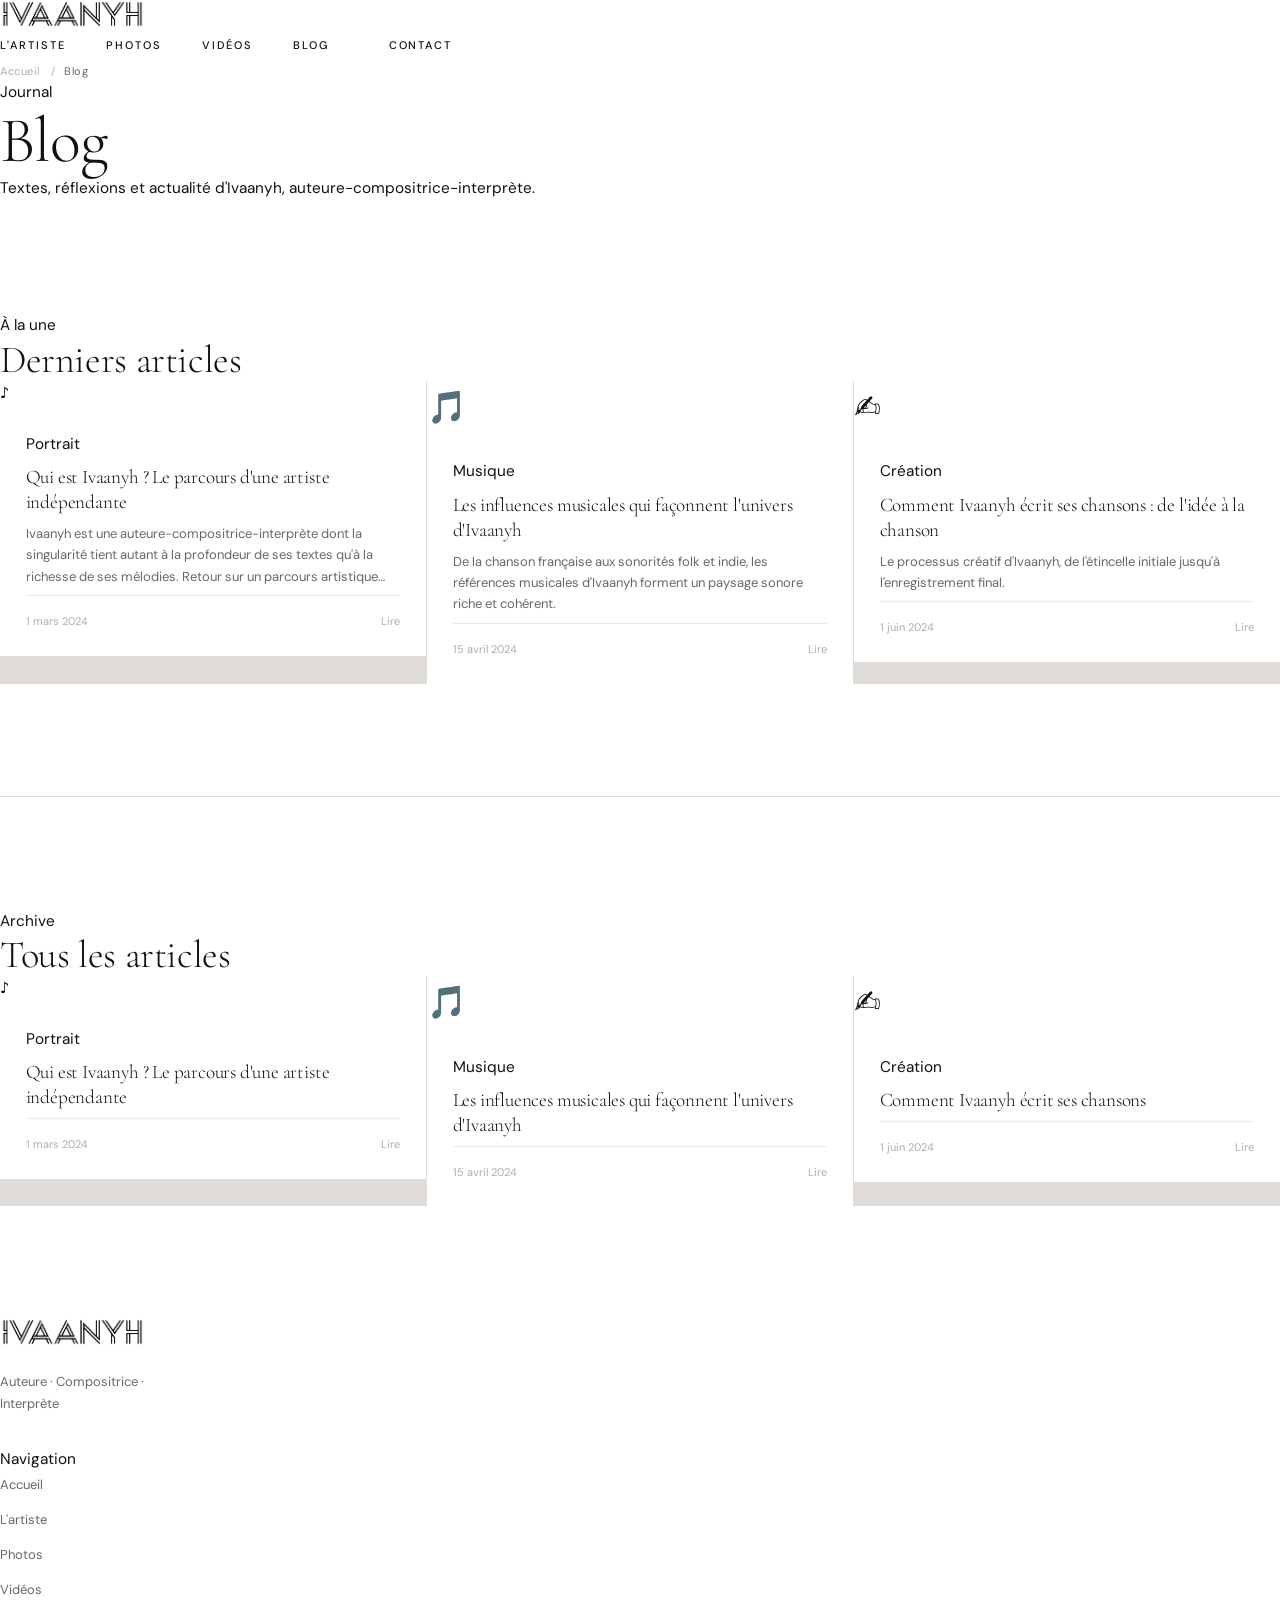
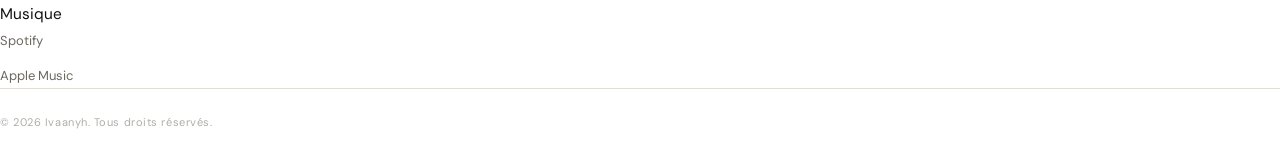
<file: blog/index.html>
<!DOCTYPE html>
<html lang="fr">
<head>
  <meta charset="UTF-8">
  <meta name="viewport" content="width=device-width, initial-scale=1.0">

  <title>Ivaanyh — Blog : Actualité, Textes & Réflexions Musicales</title>
  <meta name="description" content="Le blog officiel d'Ivaanyh, auteure-compositrice-interprète. Textes, réflexions sur la création musicale, actualité et coulisses de l'artiste.">
  <meta name="keywords" content="Ivaanyh blog, actualité Ivaanyh, articles musique, création musicale, chanson française blog">
  <meta name="author" content="Ivaanyh">
  <meta name="robots" content="index, follow, max-image-preview:large, max-snippet:-1">
  <link rel="canonical" href="https://ivaanyh.com/blog/">

  <meta property="og:type" content="website">
  <meta property="og:site_name" content="Ivaanyh Officiel">
  <meta property="og:title" content="Ivaanyh — Blog : Actualité & Réflexions">
  <meta property="og:description" content="Le blog officiel d'Ivaanyh — textes, actualité musicale et coulisses artistiques.">
  <meta property="og:url" content="https://ivaanyh.com/blog/">
  <meta property="og:image" content="https://ivaanyh.com/assets/images/ivaanyh-og.jpg">
  <meta property="og:locale" content="fr_FR">

  <meta name="twitter:card" content="summary_large_image">
  <meta name="twitter:site" content="@ivaanyh">
  <meta name="twitter:title" content="Ivaanyh — Blog Officiel">
  <meta name="twitter:image" content="https://ivaanyh.com/assets/images/ivaanyh-og.jpg">

  <link rel="icon" href="/favicon.ico" sizes="any">
  <link rel="apple-touch-icon" href="/assets/images/apple-touch-icon.png">
  <link rel="alternate" type="application/rss+xml" title="Ivaanyh — Blog RSS" href="https://ivaanyh.com/blog/feed.xml">
  <link rel="preconnect" href="https://fonts.googleapis.com">
  <link rel="preconnect" href="https://fonts.gstatic.com" crossorigin>
  <link href="https://fonts.googleapis.com/css2?family=Cormorant+Garamond:ital,wght@0,300;0,400;0,600;1,300;1,400&family=DM+Sans:wght@300;400;500&display=swap" rel="stylesheet">

  <link rel="stylesheet" href="../assets/css/main.css">
  <link rel="stylesheet" href="../assets/css/layout.css">
  <link rel="stylesheet" href="../assets/css/components.css">
  <link rel="stylesheet" href="../assets/css/responsive.css">

  <script type="application/ld+json">
  {
    "@context": "https://schema.org",
    "@graph": [
      {
        "@type": "Blog",
        "@id": "https://ivaanyh.com/blog/#blog",
        "name": "Ivaanyh — Blog Officiel",
        "description": "Le blog officiel d'Ivaanyh, auteure-compositrice-interprète. Textes, réflexions sur la création musicale, actualité et coulisses.",
        "url": "https://ivaanyh.com/blog/",
        "author": { "@id": "https://ivaanyh.com/#ivaanyh" },
        "publisher": { "@id": "https://ivaanyh.com/#ivaanyh" },
        "inLanguage": "fr"
      },
      {
        "@type": "WebPage",
        "@id": "https://ivaanyh.com/blog/#webpage",
        "url": "https://ivaanyh.com/blog/",
        "name": "Blog — Ivaanyh Officiel",
        "isPartOf": { "@id": "https://ivaanyh.com/#website" },
        "inLanguage": "fr",
        "breadcrumb": {
          "@type": "BreadcrumbList",
          "itemListElement": [
            { "@type": "ListItem", "position": 1, "name": "Accueil", "item": "https://ivaanyh.com/" },
            { "@type": "ListItem", "position": 2, "name": "Blog", "item": "https://ivaanyh.com/blog/" }
          ]
        }
      }
    ]
  }
  </script>
</head>
<body>
  <a href="#main-content" class="skip-link">Aller au contenu principal</a>

  <header>
    <nav class="site-nav scrolled" aria-label="Navigation principale">
      <a href="/" class="nav-logo" aria-label="Ivaanyh — Accueil"><img class="nav-logo-img" src="../../assets/images/logo.png" alt="Ivaanyh" width="156" height="30" onerror="this.style.display='none';this.nextElementSibling.style.display='block'"><span class="nav-logo-text" style="display:none">Ivaanyh</span></a>
      <div class="nav-overlay" aria-hidden="true"></div>
      <ul class="nav-links" id="nav-menu" role="list">
        <li><a href="../about.html" class="nav-link">L'artiste</a></li>
        <li><a href="../photos.html" class="nav-link">Photos</a></li>
        <li><a href="../videos.html" class="nav-link">Vidéos</a></li>
        <li><a href="../blog/" class="nav-link" aria-current="page">Blog</a></li>
        <li><a href="../about.html#contact" class="btn btn-outline" style="padding:0.5rem 1.25rem">Contact</a></li>
      </ul>
      <button class="nav-toggle" aria-controls="nav-menu" aria-expanded="false" aria-label="Ouvrir le menu">
        <span></span><span></span><span></span>
      </button>
    </nav>
  </header>

  <main id="main-content">

    <div class="page-header">
      <div class="container--narrow">
        <nav aria-label="Fil d'Ariane" class="breadcrumb">
          <ol itemscope itemtype="https://schema.org/BreadcrumbList">
            <li itemprop="itemListElement" itemscope itemtype="https://schema.org/ListItem">
              <a href="/" itemprop="item"><span itemprop="name">Accueil</span></a>
              <meta itemprop="position" content="1">
            </li>
            <li itemprop="itemListElement" itemscope itemtype="https://schema.org/ListItem">
              <span itemprop="name" aria-current="page">Blog</span>
              <meta itemprop="position" content="2">
            </li>
          </ol>
        </nav>
        <span class="section-label">Journal</span>
        <h1>Blog</h1>
        <p>Textes, réflexions et actualité d'Ivaanyh, auteure-compositrice-interprète.</p>
      </div>
    </div>

    <!-- Articles en vedette -->
    <section class="section" aria-labelledby="articles-title">
      <div class="container">
        <header class="section-header">
          <span class="section-label">À la une</span>
          <h2 id="articles-title">Derniers articles</h2>
        </header>

        <ol class="blog-grid blog-grid--featured" role="list" aria-label="Articles du blog d'Ivaanyh">

          <!-- Article vedette -->
          <li>
            <a href="posts/qui-est-ivaanyh.html" class="blog-card" aria-label="Lire l'article : Qui est Ivaanyh ?">
              <div class="blog-card-thumb">
                <div class="blog-card-thumb-placeholder">♪</div>
              </div>
              <div class="blog-card-body">
                <p class="blog-category">Portrait</p>
                <h3 class="blog-card-title">Qui est Ivaanyh ? Le parcours d'une artiste indépendante</h3>
                <p class="blog-card-excerpt">
                  Ivaanyh est une auteure-compositrice-interprète dont la singularité tient autant à la
                  profondeur de ses textes qu'à la richesse de ses mélodies. Retour sur un parcours artistique
                  guidé par l'exigence et la liberté créative.
                </p>
                <div class="blog-card-footer">
                  <time datetime="2024-03-01">1 mars 2024</time>
                  <span class="blog-read-more">Lire</span>
                </div>
              </div>
            </a>
          </li>

          <!-- Article 2 -->
          <li>
            <a href="posts/influences-musicales.html" class="blog-card" aria-label="Lire l'article sur les influences musicales d'Ivaanyh">
              <div class="blog-card-thumb">
                <div class="blog-card-thumb-placeholder" style="font-size:2rem">🎵</div>
              </div>
              <div class="blog-card-body">
                <p class="blog-category">Musique</p>
                <h3 class="blog-card-title">Les influences musicales qui façonnent l'univers d'Ivaanyh</h3>
                <p class="blog-card-excerpt">
                  De la chanson française aux sonorités folk et indie, les références musicales d'Ivaanyh
                  forment un paysage sonore riche et cohérent.
                </p>
                <div class="blog-card-footer">
                  <time datetime="2024-04-15">15 avril 2024</time>
                  <span class="blog-read-more">Lire</span>
                </div>
              </div>
            </a>
          </li>

          <!-- Article 3 -->
          <li>
            <a href="posts/processus-creation.html" class="blog-card" aria-label="Lire l'article sur le processus de création d'Ivaanyh">
              <div class="blog-card-thumb">
                <div class="blog-card-thumb-placeholder" style="font-size:2rem">✍️</div>
              </div>
              <div class="blog-card-body">
                <p class="blog-category">Création</p>
                <h3 class="blog-card-title">Comment Ivaanyh écrit ses chansons : de l'idée à la chanson</h3>
                <p class="blog-card-excerpt">
                  Le processus créatif d'Ivaanyh, de l'étincelle initiale jusqu'à l'enregistrement final.
                </p>
                <div class="blog-card-footer">
                  <time datetime="2024-06-01">1 juin 2024</time>
                  <span class="blog-read-more">Lire</span>
                </div>
              </div>
            </a>
          </li>

        </ol>
      </div>
    </section>

    <!-- Tous les articles -->
    <section class="section section--surface" aria-labelledby="tous-articles-title">
      <div class="container">
        <header class="section-header">
          <span class="section-label">Archive</span>
          <h2 id="tous-articles-title">Tous les articles</h2>
        </header>

        <ol class="blog-grid" role="list">

          <li>
            <a href="posts/qui-est-ivaanyh.html" class="blog-card">
              <div class="blog-card-thumb">
                <div class="blog-card-thumb-placeholder">♪</div>
              </div>
              <div class="blog-card-body">
                <p class="blog-category">Portrait</p>
                <h3 class="blog-card-title">Qui est Ivaanyh ? Le parcours d'une artiste indépendante</h3>
                <div class="blog-card-footer">
                  <time datetime="2024-03-01">1 mars 2024</time>
                  <span class="blog-read-more">Lire</span>
                </div>
              </div>
            </a>
          </li>

          <li>
            <a href="posts/influences-musicales.html" class="blog-card">
              <div class="blog-card-thumb">
                <div class="blog-card-thumb-placeholder" style="font-size:2rem">🎵</div>
              </div>
              <div class="blog-card-body">
                <p class="blog-category">Musique</p>
                <h3 class="blog-card-title">Les influences musicales qui façonnent l'univers d'Ivaanyh</h3>
                <div class="blog-card-footer">
                  <time datetime="2024-04-15">15 avril 2024</time>
                  <span class="blog-read-more">Lire</span>
                </div>
              </div>
            </a>
          </li>

          <li>
            <a href="posts/processus-creation.html" class="blog-card">
              <div class="blog-card-thumb">
                <div class="blog-card-thumb-placeholder" style="font-size:2rem">✍️</div>
              </div>
              <div class="blog-card-body">
                <p class="blog-category">Création</p>
                <h3 class="blog-card-title">Comment Ivaanyh écrit ses chansons</h3>
                <div class="blog-card-footer">
                  <time datetime="2024-06-01">1 juin 2024</time>
                  <span class="blog-read-more">Lire</span>
                </div>
              </div>
            </a>
          </li>

        </ol>
      </div>
    </section>

  </main>

  <footer class="site-footer" role="contentinfo">
    <div class="container">
      <div class="footer-grid">
        <div class="footer-brand">
          <a href="/" class="nav-logo" aria-label="Ivaanyh — Accueil"><img class="nav-logo-img" src="../../assets/images/logo.png" alt="Ivaanyh" width="156" height="30" onerror="this.style.display='none';this.nextElementSibling.style.display='block'"><span class="nav-logo-text" style="display:none">Ivaanyh</span></a>
          <p class="footer-tagline">Auteure · Compositrice · Interprète</p>
        </div>
        <nav aria-label="Navigation">
          <p class="footer-heading">Navigation</p>
          <ul class="footer-links" role="list">
            <li><a href="../index.html">Accueil</a></li>
            <li><a href="../about.html">L'artiste</a></li>
            <li><a href="../photos.html">Photos</a></li>
            <li><a href="../videos.html">Vidéos</a></li>
          </ul>
        </nav>
        <nav aria-label="Streaming">
          <p class="footer-heading">Musique</p>
          <ul class="footer-links" role="list">
            <li><a href="https://open.spotify.com/artist/ivaanyh" rel="noopener noreferrer" target="_blank">Spotify</a></li>
            <li><a href="https://music.apple.com/artist/ivaanyh" rel="noopener noreferrer" target="_blank">Apple Music</a></li>
          </ul>
        </nav>
      </div>
      <div class="footer-bottom">
        <p>&copy; <span id="year">2024</span> Ivaanyh. Tous droits réservés.</p>
      </div>
    </div>
  </footer>

  <script src="../assets/js/nav.js" defer></script>
  <script>document.getElementById('year').textContent = new Date().getFullYear();</script>
</body>
</html>
</file>
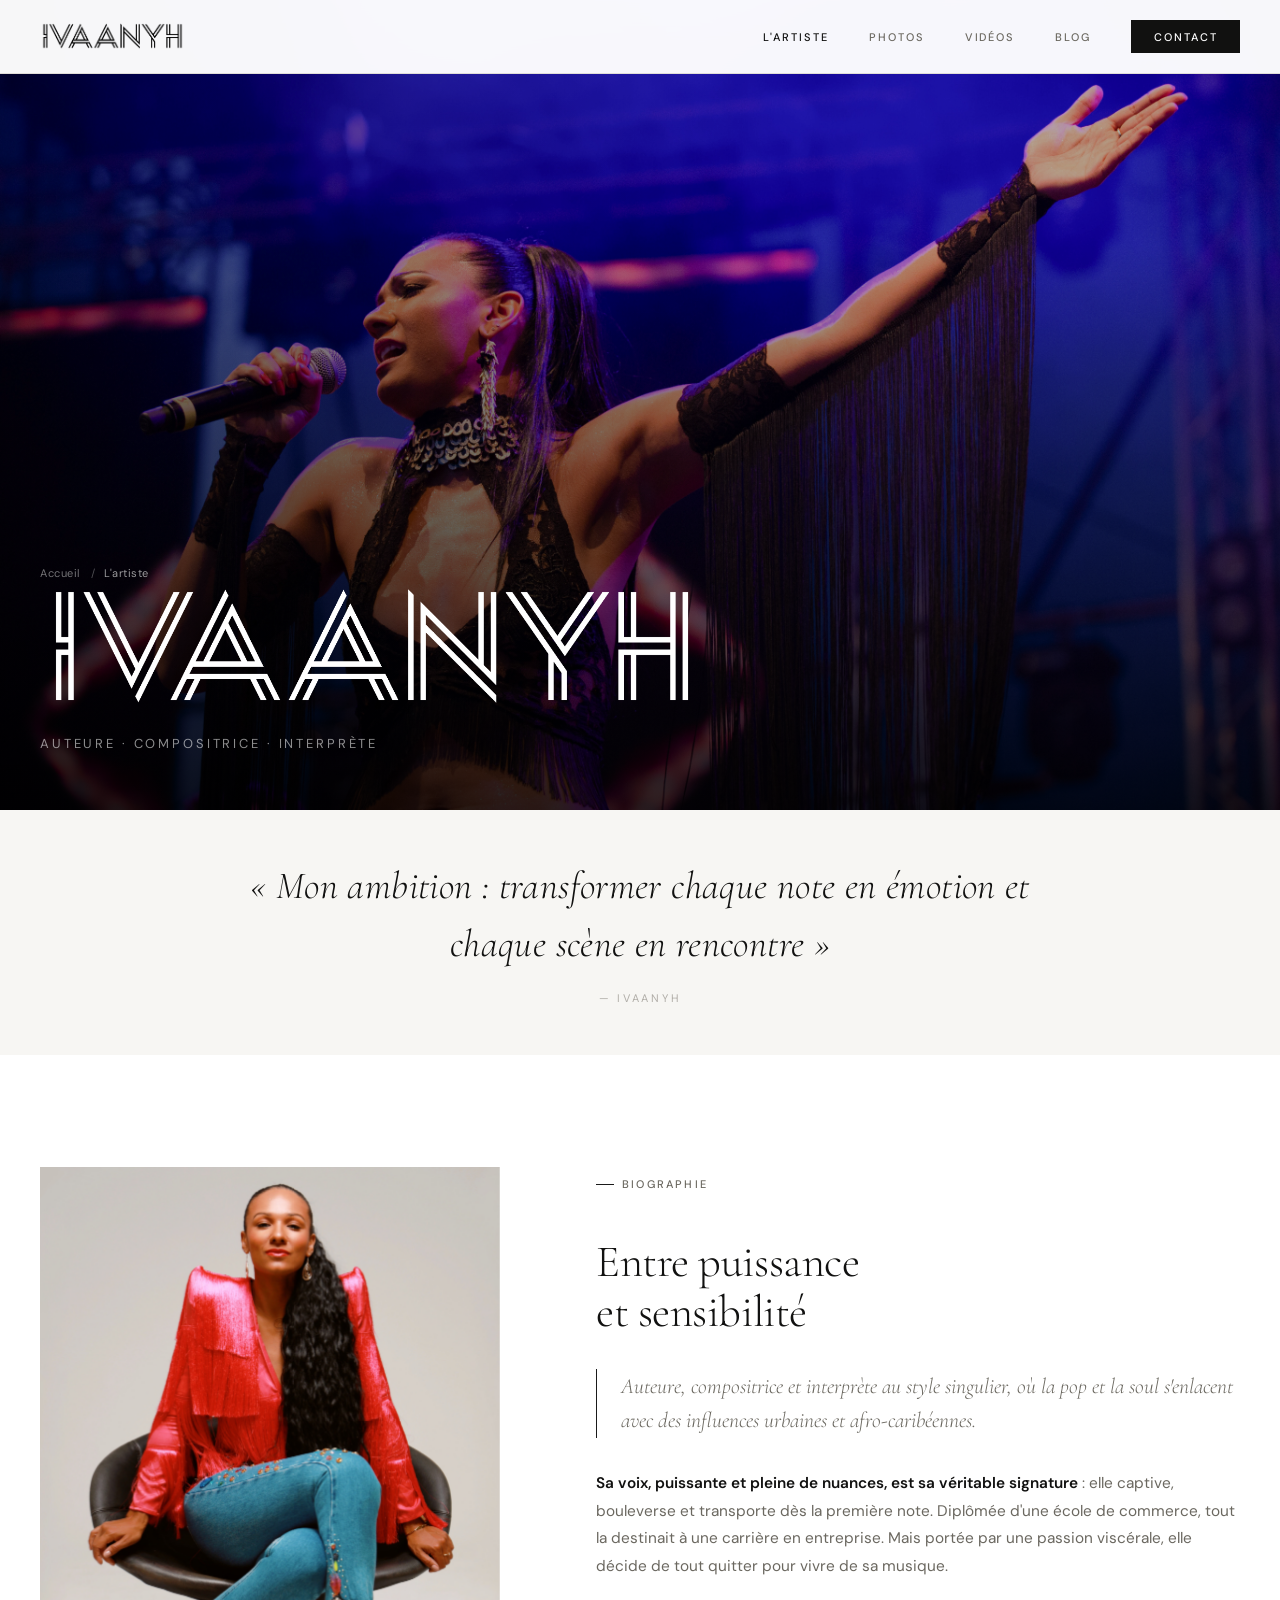
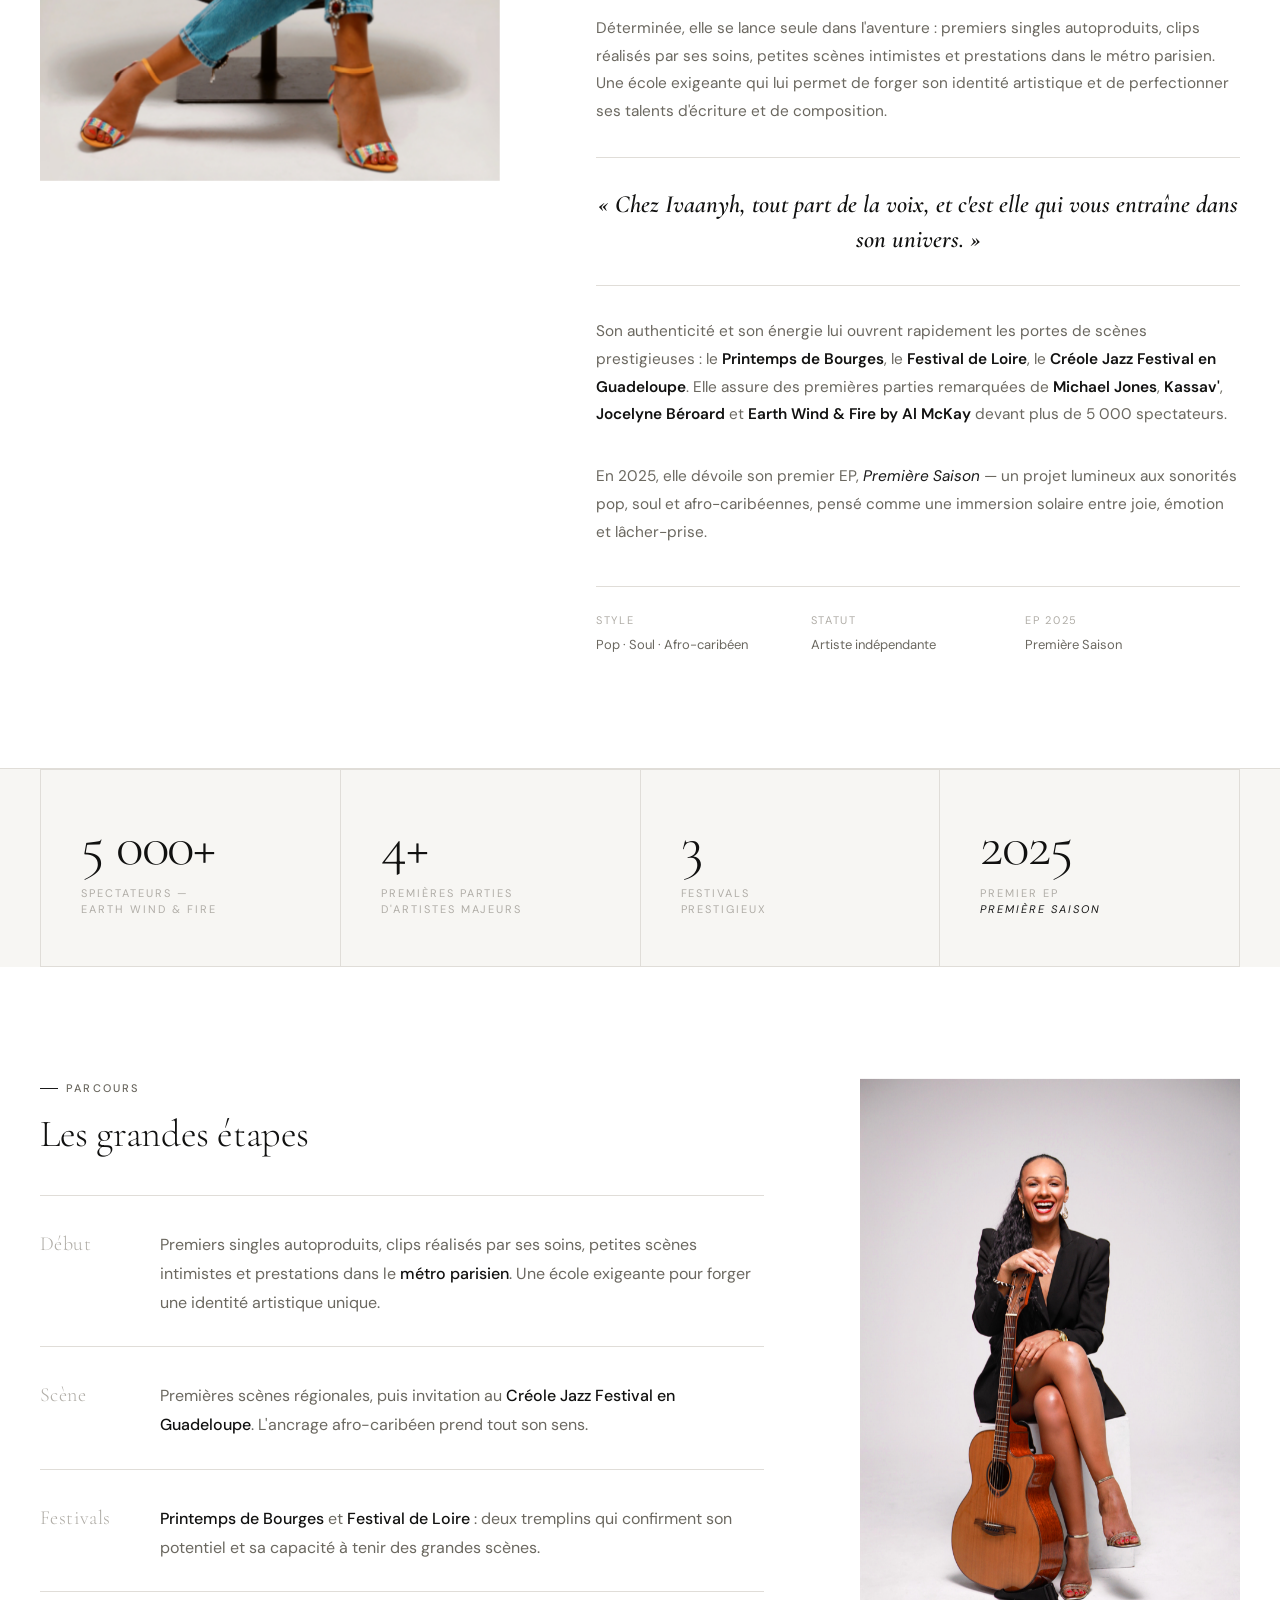
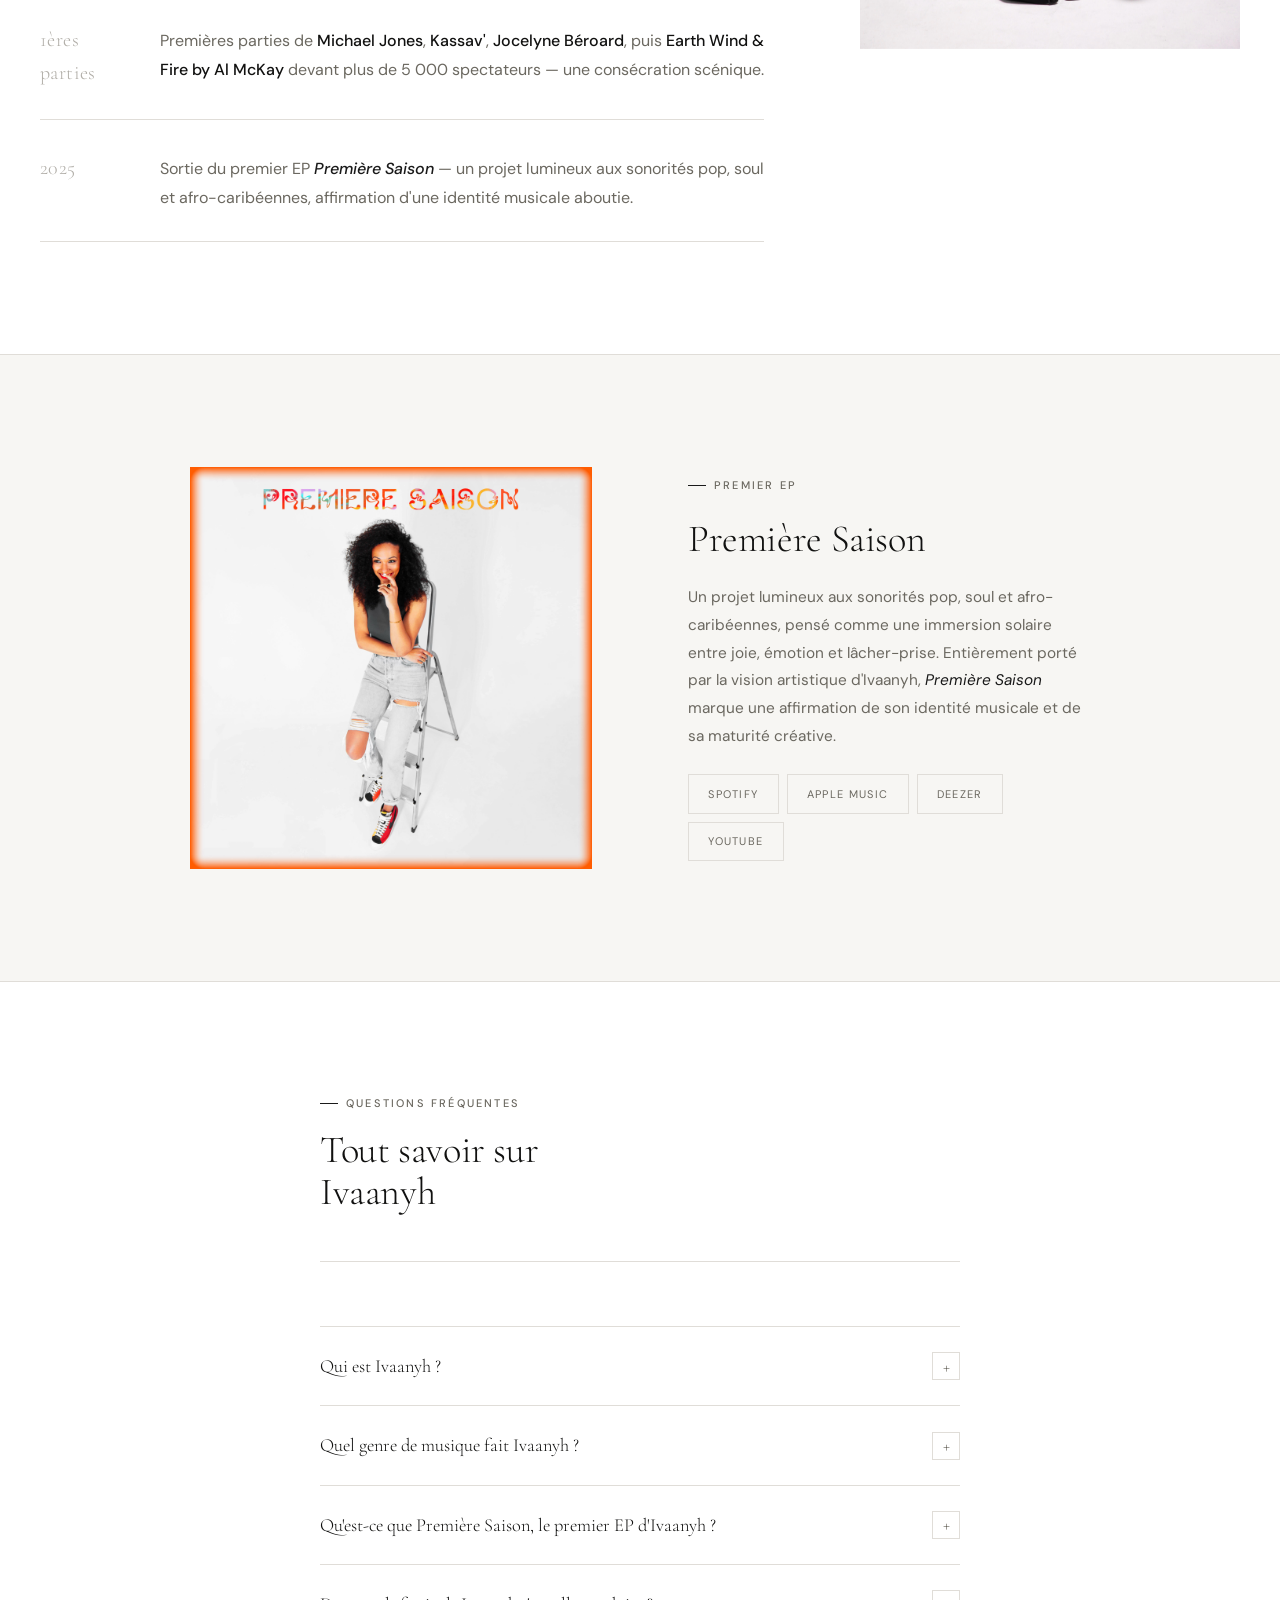
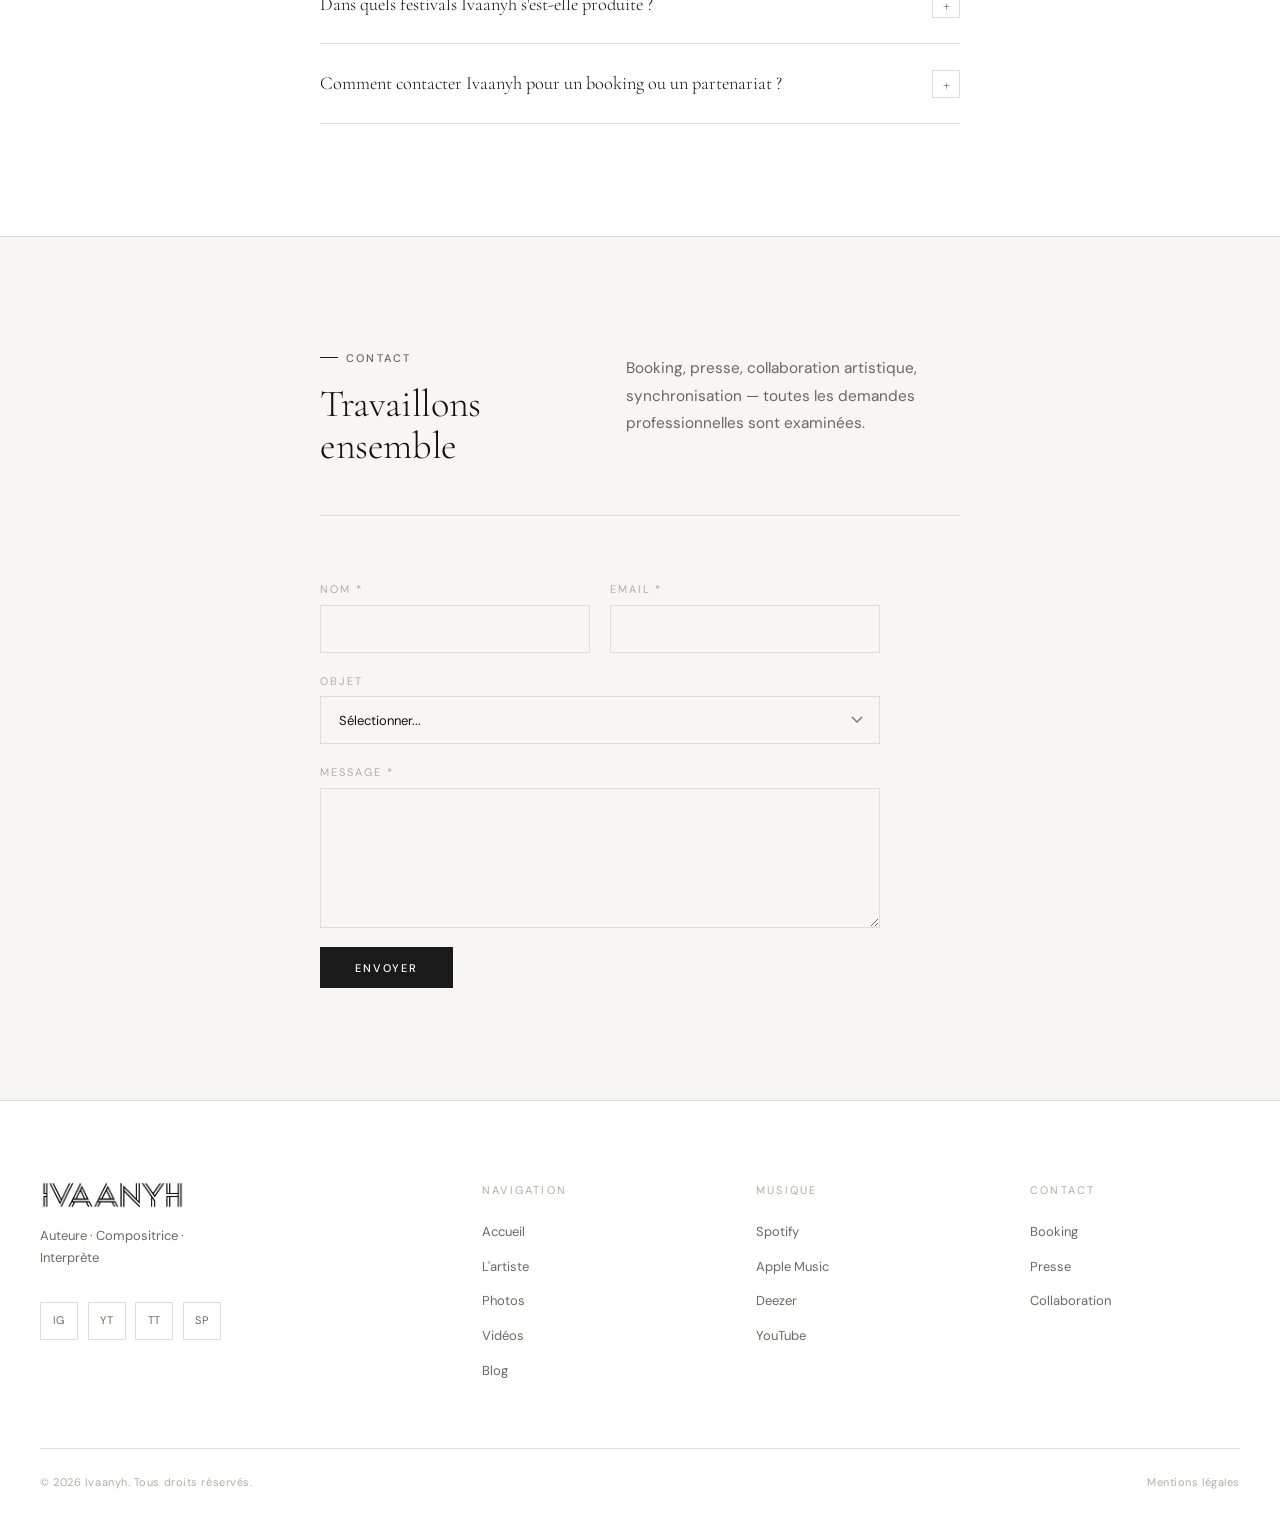
<file: about.html>
<!DOCTYPE html>
<html lang="fr">
<head>
  <meta charset="UTF-8">
  <meta name="viewport" content="width=device-width, initial-scale=1.0">

  <!-- ==================== SEO META TAGS ==================== -->
  <title>Ivaanyh — L'artiste : Biographie & Univers | Site Officiel</title>
  <meta name="description" content="Ivaanyh est une auteure-compositrice-interprète au style singulier, mêlant pop, soul et influences afro-caribéennes. Découvrez sa biographie, son parcours et son univers musical.">
  <meta name="keywords" content="Ivaanyh biographie, Ivaanyh artiste, auteure compositrice interprète, chanteuse pop soul, artiste afro-caribéenne, Première Saison EP">
  <meta name="author" content="Ivaanyh">
  <meta name="robots" content="index, follow, max-image-preview:large, max-snippet:-1, max-video-preview:-1">
  <link rel="canonical" href="https://ivaanyh.com/about.html">

  <!-- ==================== OPEN GRAPH ==================== -->
  <meta property="og:type" content="profile">
  <meta property="og:site_name" content="Ivaanyh Officiel">
  <meta property="og:title" content="Ivaanyh — Entre puissance et sensibilité">
  <meta property="og:description" content="Auteure-compositrice-interprète au style singulier, où la pop et la soul s'enlacent avec des influences afro-caribéennes. Sa voix, puissante et pleine de nuances, est sa véritable signature.">
  <meta property="og:url" content="https://ivaanyh.com/about.html">
  <meta property="og:image" content="https://ivaanyh.com/assets/images/ivaanyh-portrait.jpg">
  <meta property="og:image:alt" content="Ivaanyh en concert, artiste auteure-compositrice-interprète">
  <meta property="og:locale" content="fr_FR">
  <meta property="profile:first_name" content="Ivaanyh">
  <meta property="profile:gender" content="female">

  <!-- ==================== TWITTER/X CARD ==================== -->
  <meta name="twitter:card" content="summary_large_image">
  <meta name="twitter:site" content="@ivaanyh">
  <meta name="twitter:title" content="Ivaanyh — Entre puissance et sensibilité">
  <meta name="twitter:description" content="Auteure-compositrice-interprète pop, soul et afro-caribéenne. Découvrez sa biographie et son univers.">
  <meta name="twitter:image" content="https://ivaanyh.com/assets/images/ivaanyh-portrait.jpg">

  <!-- ==================== FAVICONS ==================== -->
  <link rel="icon" href="/favicon.ico" sizes="any">
  <link rel="apple-touch-icon" href="/assets/images/apple-touch-icon.png">

  <!-- ==================== FONTS ==================== -->
  <link rel="preconnect" href="https://fonts.googleapis.com">
  <link rel="preconnect" href="https://fonts.gstatic.com" crossorigin>
  <link href="https://fonts.googleapis.com/css2?family=Cormorant+Garamond:ital,wght@0,300;0,400;0,600;1,300;1,400&family=DM+Sans:wght@300;400;500&display=swap" rel="stylesheet">

  <!-- ==================== STYLESHEETS ==================== -->
  <link rel="stylesheet" href="assets/css/main.css">
  <link rel="stylesheet" href="assets/css/layout.css">
  <link rel="stylesheet" href="assets/css/components.css">
  <link rel="stylesheet" href="assets/css/responsive.css">

  <!-- ==================== JSON-LD STRUCTURED DATA ==================== -->
  <script type="application/ld+json">
  {
    "@context": "https://schema.org",
    "@graph": [
      {
        "@type": "ProfilePage",
        "@id": "https://ivaanyh.com/about.html#webpage",
        "url": "https://ivaanyh.com/about.html",
        "name": "Ivaanyh — L'artiste : Biographie & Univers",
        "description": "Biographie officielle d'Ivaanyh, auteure-compositrice-interprète indépendante mêlant pop, soul et influences afro-caribéennes.",
        "isPartOf": { "@id": "https://ivaanyh.com/#website" },
        "mainEntity": { "@id": "https://ivaanyh.com/#ivaanyh" },
        "inLanguage": "fr",
        "breadcrumb": {
          "@type": "BreadcrumbList",
          "itemListElement": [
            { "@type": "ListItem", "position": 1, "name": "Accueil", "item": "https://ivaanyh.com/" },
            { "@type": "ListItem", "position": 2, "name": "L'artiste", "item": "https://ivaanyh.com/about.html" }
          ]
        }
      },
      {
        "@type": ["Person", "MusicGroup"],
        "@id": "https://ivaanyh.com/#ivaanyh",
        "name": "Ivaanyh",
        "description": "Ivaanyh est une artiste auteure, compositrice et interprète au style singulier, où la pop et la soul s'enlacent avec des influences urbaines et afro-caribéennes. Sa voix, puissante et pleine de nuances, est sa véritable signature. Elle a notamment assuré des premières parties d'Earth Wind & Fire by Al McKay devant plus de 5 000 spectateurs, et s'est produite au Printemps de Bourges, au Festival de Loire et au Créole Jazz Festival en Guadeloupe. En 2025, elle dévoile son premier EP, Première Saison.",
        "url": "https://ivaanyh.com",
        "image": { "@type": "ImageObject", "url": "https://ivaanyh.com/assets/images/ivaanyh-portrait.jpg" },
        "gender": "https://schema.org/Female",
        "jobTitle": "Auteure-Compositrice-Interprète",
        "genre": ["Pop", "Soul", "Musique afro-caribéenne"],
        "knowsAbout": ["Composition musicale", "Écriture de chansons", "Interprétation vocale", "Pop", "Soul", "Musique afro-caribéenne"],
        "sameAs": [
          "https://open.spotify.com/artist/ivaanyh",
          "https://music.apple.com/artist/ivaanyh",
          "https://www.instagram.com/ivaanyh",
          "https://bit.ly/2vA5zuO",
          "https://www.tiktok.com/@ivaanyh"
        ]
      },
      {
        "@type": "FAQPage",
        "@id": "https://ivaanyh.com/about.html#faq",
        "mainEntity": [
          {
            "@type": "Question",
            "name": "Qui est Ivaanyh ?",
            "acceptedAnswer": {
              "@type": "Answer",
              "text": "Ivaanyh est une artiste auteure, compositrice et interprète (ACI) indépendante. Son style singulier mêle pop, soul et influences urbaines et afro-caribéennes. Sa voix puissante et nuancée est sa véritable signature. Elle a notamment assuré les premières parties d'Earth Wind & Fire by Al McKay, de Kassav' et de Jocelyne Béroard, et s'est produite dans des festivals comme le Printemps de Bourges et le Festival de Loire."
            }
          },
          {
            "@type": "Question",
            "name": "Quel genre de musique fait Ivaanyh ?",
            "acceptedAnswer": {
              "@type": "Answer",
              "text": "Ivaanyh crée une musique qui mêle pop, soul et influences afro-caribéennes et urbaines. Ses compositions se caractérisent par une voix puissante et nuancée, des mélodies travaillées et des textes sincères portés par une recherche sonore constante."
            }
          },
          {
            "@type": "Question",
            "name": "Qu'est-ce que Première Saison, le premier EP d'Ivaanyh ?",
            "acceptedAnswer": {
              "@type": "Answer",
              "text": "Première Saison est le premier EP d'Ivaanyh, sorti en 2025. C'est un projet lumineux aux sonorités pop, soul et afro-caribéennes, pensé comme une immersion solaire entre joie, émotion et lâcher-prise. Entièrement porté par sa vision artistique, cet opus affirme son identité musicale et sa maturité créative."
            }
          },
          {
            "@type": "Question",
            "name": "Dans quels festivals Ivaanyh s'est-elle produite ?",
            "acceptedAnswer": {
              "@type": "Answer",
              "text": "Ivaanyh s'est produite dans plusieurs festivals prestigieux : le Printemps de Bourges, le Festival de Loire et le Créole Jazz Festival en Guadeloupe. Elle a également assuré des premières parties remarquées de Michael Jones, Kassav', Jocelyne Béroard et Earth Wind & Fire by Al McKay devant plus de 5 000 spectateurs."
            }
          },
          {
            "@type": "Question",
            "name": "Comment contacter Ivaanyh pour un booking ou un partenariat ?",
            "acceptedAnswer": {
              "@type": "Answer",
              "text": "Pour tout contact professionnel — booking, presse, partenariats, synchronisation — utilisez le formulaire de contact disponible sur le site officiel d'Ivaanyh (ivaanyh.com). Toutes les demandes sont examinées."
            }
          }
        ]
      }
    ]
  }
  </script>
</head>
<body>
  <a href="#main-content" class="skip-link">Aller au contenu principal</a>

  <!-- ==================== NAVIGATION ==================== -->
  <nav class="nav nav--solid" id="nav" aria-label="Navigation principale">
    <a href="index.html" class="nav-logo" aria-label="Ivaanyh — Accueil">
      <img class="nav-logo-img" src="assets/images/logo.png" alt="Ivaanyh" width="156" height="30"
           onerror="this.style.display='none';this.nextElementSibling.style.display='block'">
      <span class="nav-logo-text" style="display:none">Ivaanyh</span>
    </a>
    <div class="nav-overlay" id="nav-overlay" aria-hidden="true"></div>
    <ul class="nav-links" id="nav-menu" role="list">
      <li><a href="about.html" class="nav-link" aria-current="page">L'artiste</a></li>
      <li><a href="photos.html" class="nav-link">Photos</a></li>
      <li><a href="videos.html" class="nav-link">Vidéos</a></li>
      <li><a href="blog/" class="nav-link">Blog</a></li>
      <li><a href="#contact" class="nav-cta">Contact</a></li>
    </ul>
    <button class="nav-toggle" id="nav-toggle" aria-controls="nav-menu" aria-expanded="false" aria-label="Ouvrir le menu">
      <span></span><span></span><span></span>
    </button>
  </nav>

  <main id="main-content">

    <!-- ==================== HERO ABOUT ==================== -->
    <div class="about-hero" aria-label="Ivaanyh en concert">
      <div class="about-hero-bg">
        <img src="assets/images/hero-bg.JPEG"
             alt="" role="presentation" fetchpriority="high">
      </div>
      <div class="about-hero-body wrap">
        <nav aria-label="Fil d'Ariane" class="breadcrumb">
          <ol itemscope itemtype="https://schema.org/BreadcrumbList">
            <li itemprop="itemListElement" itemscope itemtype="https://schema.org/ListItem">
              <a href="/" itemprop="item"><span itemprop="name">Accueil</span></a>
              <meta itemprop="position" content="1">
            </li>
            <li itemprop="itemListElement" itemscope itemtype="https://schema.org/ListItem">
              <span itemprop="name" aria-current="page">L'artiste</span>
              <meta itemprop="position" content="2">
            </li>
          </ol>
        </nav>
        <h1>
          <img src="assets/images/logo.png" alt="Ivaanyh"
               style="filter:invert(1) brightness(1.1);height:clamp(4rem,10vw,8rem);width:auto;display:block">
        </h1>
        <p style="color:rgba(255,255,255,.55);margin-top:1.4rem;font-size:var(--small);letter-spacing:.22em;text-transform:uppercase">
          Auteure · Compositrice · Interprète
        </p>
      </div>
    </div>

    <!-- ==================== CITATION ÉDITORIALE ==================== -->
    <section class="section--dark pull-quote" aria-label="Citation">
      <blockquote>
        « Mon ambition : transformer chaque note en émotion et chaque scène en rencontre »
      </blockquote>
      <cite>— Ivaanyh</cite>
    </section>

    <!-- ==================== BIOGRAPHIE ==================== -->
    <section class="section" aria-labelledby="bio-title" itemscope itemtype="https://schema.org/Person">
      <meta itemprop="name" content="Ivaanyh">
      <meta itemprop="jobTitle" content="Auteure-Compositrice-Interprète">
      <div class="wrap">
        <div class="bio-mag">

          <!-- Grande photo -->
          <div class="bio-mag-photo">
            <img
              src="assets/images/photo fauteuil retouché.JPEG"
              alt="Portrait d'Ivaanyh"
              loading="lazy"
              itemprop="image"
              class="bio-mag-img">
          </div>

          <!-- Contenu éditorial -->
          <div class="bio-mag-content">
            <span class="label">Biographie</span>

            <h2 id="bio-title" class="bio-mag-title">Entre puissance<br>et sensibilité</h2>

            <p class="bio-mag-lead">
              Auteure, compositrice et interprète au style singulier, où la pop et la soul s'enlacent avec des influences urbaines et afro-caribéennes.
            </p>

            <div class="prose bio-mag-prose">
              <p>
                <strong>Sa voix, puissante et pleine de nuances, est sa véritable signature</strong> : elle captive, bouleverse et transporte dès la première note. Diplômée d'une école de commerce, tout la destinait à une carrière en entreprise. Mais portée par une passion viscérale, elle décide de tout quitter pour vivre de sa musique.
              </p>
              <p>
                Déterminée, elle se lance seule dans l'aventure : premiers singles autoproduits, clips réalisés par ses soins, petites scènes intimistes et prestations dans le métro parisien. Une école exigeante qui lui permet de forger son identité artistique et de perfectionner ses talents d'écriture et de composition.
              </p>
            </div>

            <!-- Pull quote -->
            <blockquote class="bio-mag-quote">
              « Chez Ivaanyh, tout part de la voix, et c'est elle qui vous entraîne dans son univers. »
            </blockquote>

            <div class="prose bio-mag-prose">
              <p>
                Son authenticité et son énergie lui ouvrent rapidement les portes de scènes prestigieuses : le <strong>Printemps de Bourges</strong>, le <strong>Festival de Loire</strong>, le <strong>Créole Jazz Festival en Guadeloupe</strong>. Elle assure des premières parties remarquées de <strong>Michael Jones</strong>, <strong>Kassav'</strong>, <strong>Jocelyne Béroard</strong> et <strong>Earth Wind & Fire by Al McKay</strong> devant plus de 5&nbsp;000 spectateurs.
              </p>
              <p>
                En 2025, elle dévoile son premier EP, <em>Première Saison</em> — un projet lumineux aux sonorités pop, soul et afro-caribéennes, pensé comme une immersion solaire entre joie, émotion et lâcher-prise.
              </p>
            </div>


            <!-- Infos clés -->
            <dl class="bio-mag-facts">
              <div class="bio-mag-fact">
                <dt>Style</dt>
                <dd>Pop · Soul · Afro-caribéen</dd>
              </div>
              <div class="bio-mag-fact">
                <dt>Statut</dt>
                <dd>Artiste indépendante</dd>
              </div>
              <div class="bio-mag-fact">
                <dt>EP 2025</dt>
                <dd>Première Saison</dd>
              </div>
            </dl>
          </div>

        </div>
      </div>
    </section>

    <!-- ==================== STATS ==================== -->
    <section class="section--dark" aria-label="Chiffres clés">
      <div class="wrap">
        <div class="stats-band">
          <div class="stat-item">
            <div class="stat-num">5 000+</div>
            <div class="stat-label">spectateurs —<br>Earth Wind & Fire</div>
          </div>
          <div class="stat-item">
            <div class="stat-num">4+</div>
            <div class="stat-label">premières parties<br>d'artistes majeurs</div>
          </div>
          <div class="stat-item">
            <div class="stat-num">3</div>
            <div class="stat-label">festivals<br>prestigieux</div>
          </div>
          <div class="stat-item">
            <div class="stat-num">2025</div>
            <div class="stat-label">premier EP<br><em>Première Saison</em></div>
          </div>
        </div>
      </div>
    </section>

    <!-- ==================== PARCOURS ==================== -->
    <section class="section" aria-labelledby="parcours-title">
      <div class="wrap">
        <div class="parcours-mag">

          <!-- Liste des étapes -->
          <div>
            <div class="section-head" style="border-bottom:none;padding-bottom:0;margin-bottom:2.5rem">
              <div class="section-head-left">
                <span class="label">Parcours</span>
                <h2 id="parcours-title">Les grandes étapes</h2>
              </div>
            </div>

            <ol class="parcours-list" role="list">
              <li class="parcours-item">
                <span class="parcours-year">Début</span>
                <p class="parcours-text">
                  Premiers singles autoproduits, clips réalisés par ses soins, petites scènes intimistes et prestations dans le <strong>métro parisien</strong>. Une école exigeante pour forger une identité artistique unique.
                </p>
              </li>
              <li class="parcours-item">
                <span class="parcours-year">Scène</span>
                <p class="parcours-text">
                  Premières scènes régionales, puis invitation au <strong>Créole Jazz Festival en Guadeloupe</strong>. L'ancrage afro-caribéen prend tout son sens.
                </p>
              </li>
              <li class="parcours-item">
                <span class="parcours-year">Festivals</span>
                <p class="parcours-text">
                  <strong>Printemps de Bourges</strong> et <strong>Festival de Loire</strong> : deux tremplins qui confirment son potentiel et sa capacité à tenir des grandes scènes.
                </p>
              </li>
              <li class="parcours-item">
                <span class="parcours-year">1ères parties</span>
                <p class="parcours-text">
                  Premières parties de <strong>Michael Jones</strong>, <strong>Kassav'</strong>, <strong>Jocelyne Béroard</strong>, puis <strong>Earth Wind & Fire by Al McKay</strong> devant plus de 5 000 spectateurs — une consécration scénique.
                </p>
              </li>
              <li class="parcours-item">
                <span class="parcours-year">2025</span>
                <p class="parcours-text">
                  Sortie du premier EP <strong><em>Première Saison</em></strong> — un projet lumineux aux sonorités pop, soul et afro-caribéennes, affirmation d'une identité musicale aboutie.
                </p>
              </li>
            </ol>
          </div>

          <!-- Photo -->
          <div class="parcours-mag-photo">
            <img
              src="assets/images/photo guitare site retouché.JPEG"
              alt="Ivaanyh en séance photo"
              loading="lazy"
              class="parcours-mag-img">
          </div>

        </div>
      </div>
    </section>

    <!-- ==================== EP PREMIÈRE SAISON ==================== -->
    <section class="section section--dark" aria-labelledby="ep-title">
      <div class="wrap--mid">
        <div class="ep-spotlight">
          <div class="ep-cover">
            <img src="assets/images/POCHETTE PREMIERE SAISON - Ivaanyh.JPG"
                 alt="Pochette de l'EP Première Saison — Ivaanyh"
                 loading="lazy">
          </div>
          <div class="ep-info">
            <span class="label">Premier EP</span>
            <h2 id="ep-title">Première Saison</h2>
            <p style="color:var(--text-2);line-height:1.8">
              Un projet lumineux aux sonorités pop, soul et afro-caribéennes, pensé comme une immersion solaire entre joie, émotion et lâcher-prise. Entièrement porté par la vision artistique d'Ivaanyh, <em>Première Saison</em> marque une affirmation de son identité musicale et de sa maturité créative.
            </p>
            <div class="streaming-row" role="list" aria-label="Écouter Première Saison">
              <a href="https://open.spotify.com/intl-fr/album/1B6lHhOBUQI9pnEICrGICG" class="stream-link" rel="noopener noreferrer" target="_blank">Spotify</a>
              <a href="https://music.apple.com/fr/album/premi%C3%A8re-saison/1838056418" class="stream-link" rel="noopener noreferrer" target="_blank">Apple Music</a>
              <a href="https://www.deezer.com/fr/album/817348881" class="stream-link" rel="noopener noreferrer" target="_blank">Deezer</a>
              <a href="https://www.youtube.com/watch?v=3JHvyYJVqxI" class="stream-link" rel="noopener noreferrer" target="_blank">YouTube</a>
            </div>
          </div>
        </div>
      </div>
    </section>

    <!-- ==================== FAQ (SEO / GEO) ==================== -->
    <section class="section" id="faq" aria-labelledby="faq-title">
      <div class="wrap--narrow">
        <div class="section-head">
          <div class="section-head-left">
            <span class="label">Questions fréquentes</span>
            <h2 id="faq-title">Tout savoir sur Ivaanyh</h2>
          </div>
        </div>

        <div class="faq" itemscope itemtype="https://schema.org/FAQPage">

          <details itemscope itemprop="mainEntity" itemtype="https://schema.org/Question">
            <summary itemprop="name">
              Qui est Ivaanyh ?
              <span class="faq-icon" aria-hidden="true">+</span>
            </summary>
            <div class="faq-answer" itemscope itemprop="acceptedAnswer" itemtype="https://schema.org/Answer">
              <p itemprop="text">Ivaanyh est une artiste auteure, compositrice et interprète (ACI) indépendante. Son style singulier mêle pop, soul et influences urbaines et afro-caribéennes. Sa voix puissante et nuancée est sa véritable signature. Elle s'est notamment produite au Printemps de Bourges, au Festival de Loire, au Créole Jazz Festival en Guadeloupe, et a assuré des premières parties d'Earth Wind & Fire by Al McKay devant plus de 5 000 spectateurs.</p>
            </div>
          </details>

          <details itemscope itemprop="mainEntity" itemtype="https://schema.org/Question">
            <summary itemprop="name">
              Quel genre de musique fait Ivaanyh ?
              <span class="faq-icon" aria-hidden="true">+</span>
            </summary>
            <div class="faq-answer" itemscope itemprop="acceptedAnswer" itemtype="https://schema.org/Answer">
              <p itemprop="text">Ivaanyh crée une musique qui mêle pop, soul et influences afro-caribéennes et urbaines. Ses compositions se caractérisent par une voix puissante et nuancée, des mélodies travaillées et des textes sincères portés par une recherche sonore constante.</p>
            </div>
          </details>

          <details itemscope itemprop="mainEntity" itemtype="https://schema.org/Question">
            <summary itemprop="name">
              Qu'est-ce que Première Saison, le premier EP d'Ivaanyh ?
              <span class="faq-icon" aria-hidden="true">+</span>
            </summary>
            <div class="faq-answer" itemscope itemprop="acceptedAnswer" itemtype="https://schema.org/Answer">
              <p itemprop="text">Première Saison est le premier EP d'Ivaanyh, sorti en 2025. C'est un projet lumineux aux sonorités pop, soul et afro-caribéennes, pensé comme une immersion solaire entre joie, émotion et lâcher-prise. Entièrement porté par sa vision artistique, cet opus affirme son identité musicale et sa maturité créative.</p>
            </div>
          </details>

          <details itemscope itemprop="mainEntity" itemtype="https://schema.org/Question">
            <summary itemprop="name">
              Dans quels festivals Ivaanyh s'est-elle produite ?
              <span class="faq-icon" aria-hidden="true">+</span>
            </summary>
            <div class="faq-answer" itemscope itemprop="acceptedAnswer" itemtype="https://schema.org/Answer">
              <p itemprop="text">Ivaanyh s'est produite dans plusieurs festivals prestigieux : le Printemps de Bourges, le Festival de Loire et le Créole Jazz Festival en Guadeloupe. Elle a également assuré des premières parties remarquées de Michael Jones, Kassav', Jocelyne Béroard et Earth Wind & Fire by Al McKay devant plus de 5 000 spectateurs.</p>
            </div>
          </details>

          <details itemscope itemprop="mainEntity" itemtype="https://schema.org/Question">
            <summary itemprop="name">
              Comment contacter Ivaanyh pour un booking ou un partenariat ?
              <span class="faq-icon" aria-hidden="true">+</span>
            </summary>
            <div class="faq-answer" itemscope itemprop="acceptedAnswer" itemtype="https://schema.org/Answer">
              <p itemprop="text">Pour tout contact professionnel — booking, presse, partenariats, synchronisation — utilisez le formulaire de contact disponible sur le site officiel d'Ivaanyh (ivaanyh.com). Toutes les demandes sont examinées.</p>
            </div>
          </details>

        </div>
      </div>
    </section>

    <!-- ==================== CONTACT ==================== -->
    <section class="section section--dark" id="contact" aria-labelledby="contact-title">
      <div class="wrap--narrow">
        <div class="section-head">
          <div class="section-head-left">
            <span class="label">Contact</span>
            <h2 id="contact-title">Travaillons ensemble</h2>
          </div>
          <div class="section-head-right">
            <p class="text-muted" style="max-width:32ch;line-height:1.8">
              Booking, presse, collaboration artistique, synchronisation — toutes les demandes professionnelles sont examinées.
            </p>
          </div>
        </div>

        <form action="#" method="POST" aria-label="Formulaire de contact" class="form-grid" style="max-width:560px">
          <div class="form-group" style="display:grid;grid-template-columns:1fr 1fr;gap:1.2rem">
            <div class="form-group">
              <label for="contact-name" class="form-label">Nom *</label>
              <input id="contact-name" type="text" name="name" required autocomplete="name" class="form-input" aria-required="true">
            </div>
            <div class="form-group">
              <label for="contact-email" class="form-label">Email *</label>
              <input id="contact-email" type="email" name="email" required autocomplete="email" class="form-input" aria-required="true">
            </div>
          </div>
          <div class="form-group">
            <label for="contact-subject" class="form-label">Objet</label>
            <select id="contact-subject" name="subject" class="form-select">
              <option value="">Sélectionner...</option>
              <option value="booking">Booking / Concert</option>
              <option value="presse">Presse / Média</option>
              <option value="collaboration">Collaboration artistique</option>
              <option value="synchronisation">Synchronisation / Licence</option>
              <option value="autre">Autre</option>
            </select>
          </div>
          <div class="form-group">
            <label for="contact-message" class="form-label">Message *</label>
            <textarea id="contact-message" name="message" rows="5" required class="form-textarea" aria-required="true"></textarea>
          </div>
          <button type="submit" class="btn btn-primary" style="justify-self:start">
            Envoyer
          </button>
        </form>
      </div>
    </section>

  </main>

  <!-- ==================== FOOTER ==================== -->
  <footer class="footer" role="contentinfo">
    <div class="wrap">
      <div class="footer-top">
        <div class="footer-brand">
          <a href="index.html" class="nav-logo" aria-label="Ivaanyh — Accueil" style="margin-bottom:1rem;display:inline-flex">
            <img class="nav-logo-img" src="assets/images/logo.png" alt="Ivaanyh" width="120" height="23"
                 onerror="this.style.display='none';this.nextElementSibling.style.display='block'">
            <span class="nav-logo-text" style="display:none">Ivaanyh</span>
          </a>
          <p class="footer-tagline">Auteure · Compositrice · Interprète</p>
          <div class="social-row" aria-label="Réseaux sociaux">
            <a href="https://www.instagram.com/ivaanyh" class="social-pill" rel="noopener noreferrer" target="_blank" aria-label="Instagram">IG</a>
            <a href="https://bit.ly/2vA5zuO" class="social-pill" rel="noopener noreferrer" target="_blank" aria-label="YouTube">YT</a>
            <a href="https://www.tiktok.com/@ivaanyh" class="social-pill" rel="noopener noreferrer" target="_blank" aria-label="TikTok">TT</a>
            <a href="https://open.spotify.com/artist/ivaanyh" class="social-pill" rel="noopener noreferrer" target="_blank" aria-label="Spotify">SP</a>
          </div>
        </div>
        <div>
          <p class="footer-col-title">Navigation</p>
          <ul class="footer-links" role="list">
            <li><a href="index.html">Accueil</a></li>
            <li><a href="about.html">L'artiste</a></li>
            <li><a href="photos.html">Photos</a></li>
            <li><a href="videos.html">Vidéos</a></li>
            <li><a href="blog/">Blog</a></li>
          </ul>
        </div>
        <div>
          <p class="footer-col-title">Musique</p>
          <ul class="footer-links" role="list">
            <li><a href="https://open.spotify.com/artist/ivaanyh" rel="noopener noreferrer" target="_blank">Spotify</a></li>
            <li><a href="https://music.apple.com/artist/ivaanyh" rel="noopener noreferrer" target="_blank">Apple Music</a></li>
            <li><a href="https://www.deezer.com/artist/ivaanyh" rel="noopener noreferrer" target="_blank">Deezer</a></li>
            <li><a href="https://bit.ly/2vA5zuO" rel="noopener noreferrer" target="_blank">YouTube</a></li>
          </ul>
        </div>
        <div>
          <p class="footer-col-title">Contact</p>
          <ul class="footer-links" role="list">
            <li><a href="#contact">Booking</a></li>
            <li><a href="#contact">Presse</a></li>
            <li><a href="#contact">Collaboration</a></li>
          </ul>
        </div>
      </div>
      <div class="footer-bottom">
        <p>&copy; <span id="year">2025</span> Ivaanyh. Tous droits réservés.</p>
        <p><a href="mentions-legales.html">Mentions légales</a></p>
      </div>
    </div>
  </footer>

  <script src="assets/js/nav.js" defer></script>
  <script>document.getElementById('year').textContent = new Date().getFullYear();</script>
</body>
</html>
</file>
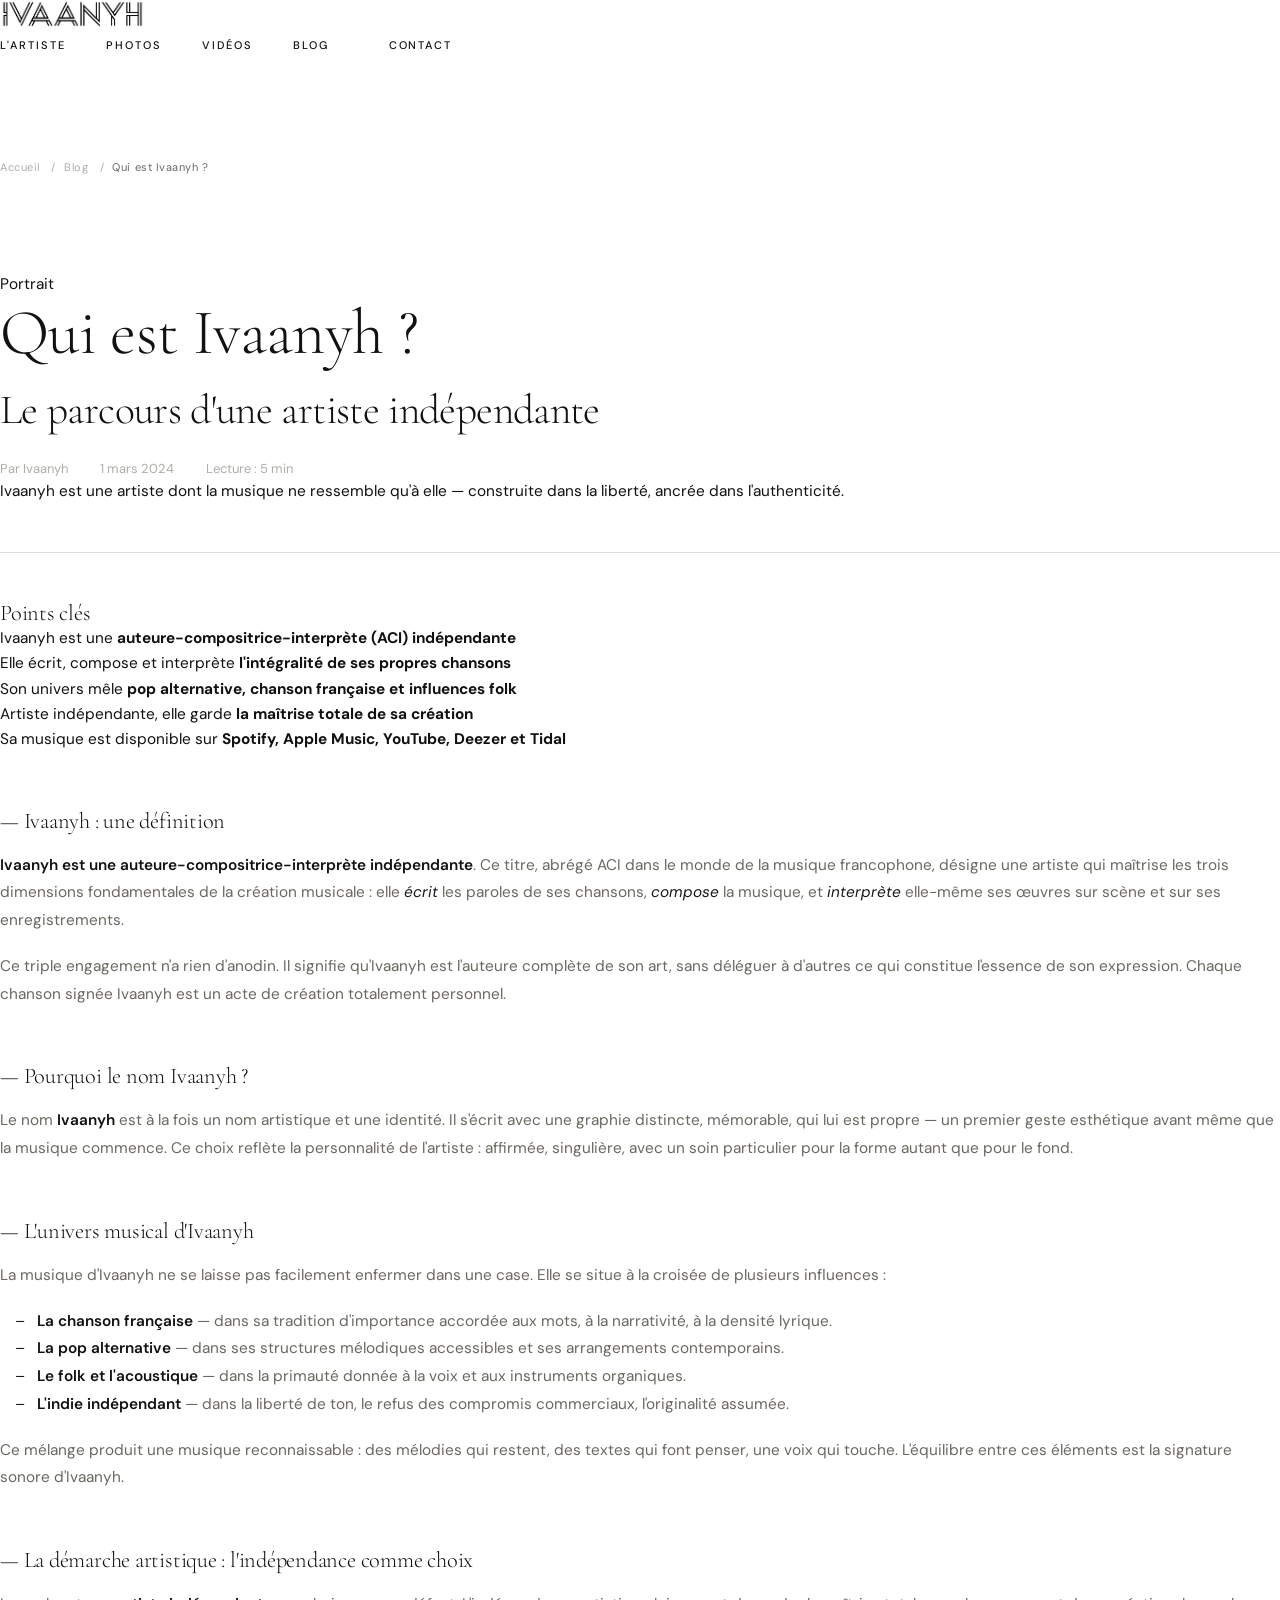
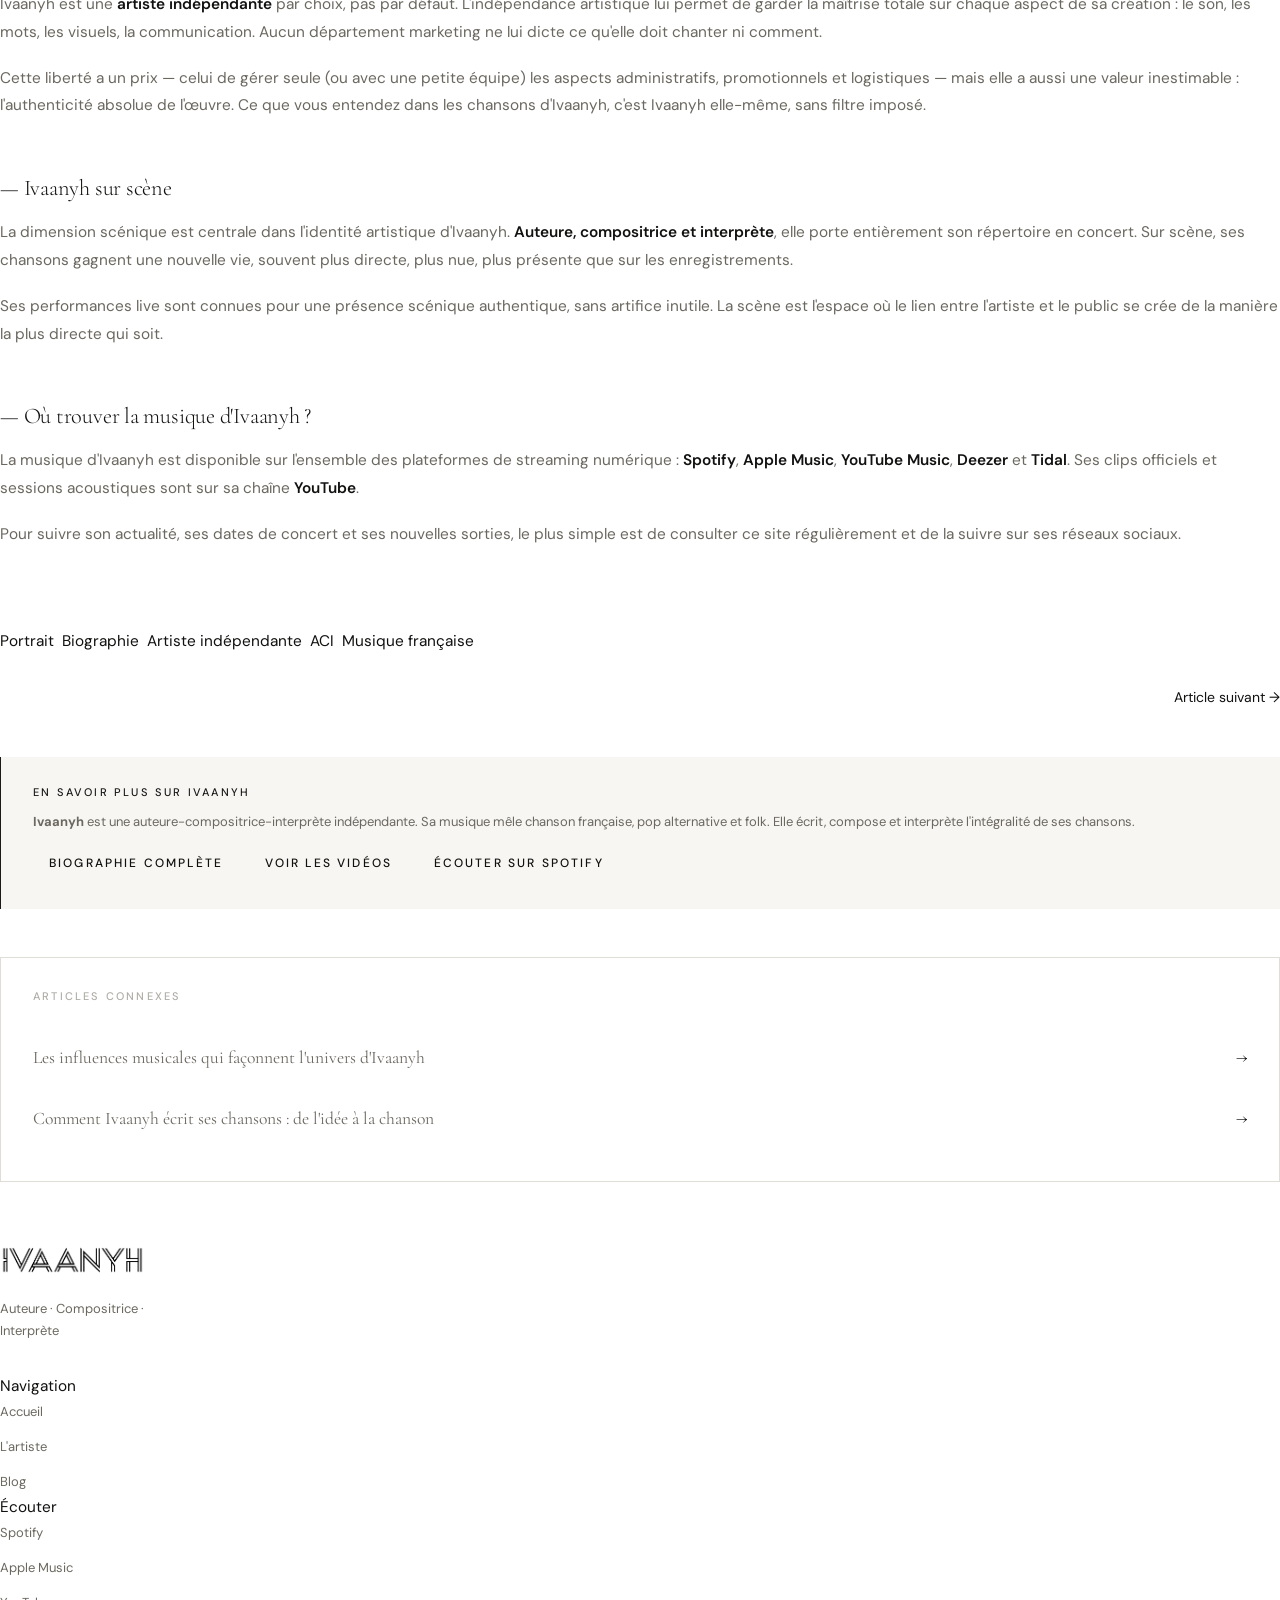
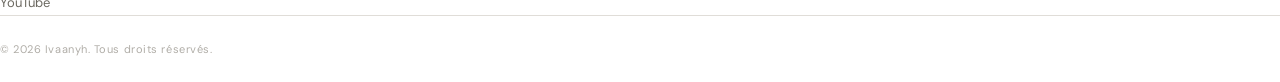
<file: blog/posts/qui-est-ivaanyh.html>
<!DOCTYPE html>
<html lang="fr">
<head>
  <meta charset="UTF-8">
  <meta name="viewport" content="width=device-width, initial-scale=1.0">

  <title>Qui est Ivaanyh ? Le Parcours d'une Artiste Indépendante | Blog Ivaanyh</title>
  <meta name="description" content="Qui est Ivaanyh ? Portrait complet de cette auteure-compositrice-interprète indépendante : son histoire, son univers musical, ses influences et sa démarche artistique singulière.">
  <meta name="keywords" content="qui est Ivaanyh, Ivaanyh biographie, Ivaanyh artiste indépendante, auteure compositrice interprète, portrait artiste">
  <meta name="author" content="Ivaanyh">
  <meta name="robots" content="index, follow, max-image-preview:large, max-snippet:-1">
  <link rel="canonical" href="https://ivaanyh.com/blog/posts/qui-est-ivaanyh.html">

  <meta property="og:type" content="article">
  <meta property="og:site_name" content="Ivaanyh Officiel">
  <meta property="og:title" content="Qui est Ivaanyh ? Le Parcours d'une Artiste Indépendante">
  <meta property="og:description" content="Portrait complet d'Ivaanyh, auteure-compositrice-interprète : son histoire, son univers et sa démarche artistique.">
  <meta property="og:url" content="https://ivaanyh.com/blog/posts/qui-est-ivaanyh.html">
  <meta property="og:image" content="https://ivaanyh.com/assets/images/ivaanyh-portrait.jpg">
  <meta property="og:locale" content="fr_FR">
  <meta property="article:published_time" content="2024-03-01T08:00:00+01:00">
  <meta property="article:modified_time" content="2024-03-01T08:00:00+01:00">
  <meta property="article:author" content="https://ivaanyh.com/about.html">
  <meta property="article:section" content="Portrait">
  <meta property="article:tag" content="Ivaanyh, artiste indépendante, auteure-compositrice-interprète, biographie">

  <meta name="twitter:card" content="summary_large_image">
  <meta name="twitter:site" content="@ivaanyh">
  <meta name="twitter:title" content="Qui est Ivaanyh ? Portrait d'une artiste indépendante">
  <meta name="twitter:description" content="Portrait complet d'Ivaanyh, auteure-compositrice-interprète.">
  <meta name="twitter:image" content="https://ivaanyh.com/assets/images/ivaanyh-portrait.jpg">

  <link rel="icon" href="/favicon.ico" sizes="any">
  <link rel="apple-touch-icon" href="/assets/images/apple-touch-icon.png">
  <link rel="preconnect" href="https://fonts.googleapis.com">
  <link rel="preconnect" href="https://fonts.gstatic.com" crossorigin>
  <link href="https://fonts.googleapis.com/css2?family=Cormorant+Garamond:ital,wght@0,300;0,400;0,600;1,300;1,400&family=DM+Sans:wght@300;400;500&display=swap" rel="stylesheet">

  <link rel="stylesheet" href="../../assets/css/main.css">
  <link rel="stylesheet" href="../../assets/css/layout.css">
  <link rel="stylesheet" href="../../assets/css/components.css">
  <link rel="stylesheet" href="../../assets/css/responsive.css">

  <script type="application/ld+json">
  {
    "@context": "https://schema.org",
    "@graph": [
      {
        "@type": "Article",
        "@id": "https://ivaanyh.com/blog/posts/qui-est-ivaanyh.html#article",
        "headline": "Qui est Ivaanyh ? Le Parcours d'une Artiste Indépendante",
        "description": "Portrait complet d'Ivaanyh, auteure-compositrice-interprète indépendante : son histoire, son univers musical, ses influences et sa démarche artistique singulière.",
        "image": {
          "@type": "ImageObject",
          "url": "https://ivaanyh.com/assets/images/ivaanyh-portrait.jpg",
          "width": 1200,
          "height": 630
        },
        "author": { "@id": "https://ivaanyh.com/#ivaanyh" },
        "publisher": {
          "@type": "Organization",
          "name": "Ivaanyh Officiel",
          "@id": "https://ivaanyh.com/#ivaanyh"
        },
        "datePublished": "2024-03-01T08:00:00+01:00",
        "dateModified": "2024-03-01T08:00:00+01:00",
        "mainEntityOfPage": {
          "@type": "WebPage",
          "@id": "https://ivaanyh.com/blog/posts/qui-est-ivaanyh.html"
        },
        "articleSection": "Portrait",
        "keywords": "Ivaanyh, artiste indépendante, auteure-compositrice-interprète, biographie, parcours artistique",
        "about": { "@id": "https://ivaanyh.com/#ivaanyh" },
        "inLanguage": "fr"
      },
      {
        "@type": "BreadcrumbList",
        "itemListElement": [
          { "@type": "ListItem", "position": 1, "name": "Accueil", "item": "https://ivaanyh.com/" },
          { "@type": "ListItem", "position": 2, "name": "Blog", "item": "https://ivaanyh.com/blog/" },
          { "@type": "ListItem", "position": 3, "name": "Qui est Ivaanyh ?", "item": "https://ivaanyh.com/blog/posts/qui-est-ivaanyh.html" }
        ]
      }
    ]
  }
  </script>
</head>
<body>
  <a href="#main-content" class="skip-link">Aller au contenu principal</a>

  <header>
    <nav class="site-nav scrolled" aria-label="Navigation principale">
      <a href="/" class="nav-logo" aria-label="Ivaanyh — Accueil"><img class="nav-logo-img" src="../../assets/images/logo.png" alt="Ivaanyh" width="156" height="30" onerror="this.style.display='none';this.nextElementSibling.style.display='block'"><span class="nav-logo-text" style="display:none">Ivaanyh</span></a>
      <div class="nav-overlay" aria-hidden="true"></div>
      <ul class="nav-links" id="nav-menu" role="list">
        <li><a href="../../about.html" class="nav-link">L'artiste</a></li>
        <li><a href="../../photos.html" class="nav-link">Photos</a></li>
        <li><a href="../../videos.html" class="nav-link">Vidéos</a></li>
        <li><a href="../../blog/" class="nav-link" aria-current="true">Blog</a></li>
        <li><a href="../../about.html#contact" class="btn btn-outline" style="padding:0.5rem 1.25rem">Contact</a></li>
      </ul>
      <button class="nav-toggle" aria-controls="nav-menu" aria-expanded="false" aria-label="Ouvrir le menu">
        <span></span><span></span><span></span>
      </button>
    </nav>
  </header>

  <main id="main-content">
    <div class="container--narrow" style="padding-top:6rem">

      <!-- Breadcrumb -->
      <nav aria-label="Fil d'Ariane" class="breadcrumb" style="margin-bottom:2rem">
        <ol itemscope itemtype="https://schema.org/BreadcrumbList">
          <li itemprop="itemListElement" itemscope itemtype="https://schema.org/ListItem">
            <a href="/" itemprop="item"><span itemprop="name">Accueil</span></a>
            <meta itemprop="position" content="1">
          </li>
          <li itemprop="itemListElement" itemscope itemtype="https://schema.org/ListItem">
            <a href="/blog/" itemprop="item"><span itemprop="name">Blog</span></a>
            <meta itemprop="position" content="2">
          </li>
          <li itemprop="itemListElement" itemscope itemtype="https://schema.org/ListItem">
            <span itemprop="name" aria-current="page">Qui est Ivaanyh ?</span>
            <meta itemprop="position" content="3">
          </li>
        </ol>
      </nav>

      <!-- Article -->
      <article itemscope itemtype="https://schema.org/Article">
        <meta itemprop="datePublished" content="2024-03-01T08:00:00+01:00">
        <meta itemprop="dateModified" content="2024-03-01T08:00:00+01:00">
        <link itemprop="author" href="https://ivaanyh.com/about.html">

        <!-- Article Header -->
        <header class="article-header">
          <p class="article-category">Portrait</p>
          <h1 class="article-title" itemprop="headline">
            Qui est Ivaanyh ?<br>
            <span style="font-size:0.65em;font-weight:300;color:var(--color-text-secondary)">Le parcours d'une artiste indépendante</span>
          </h1>
          <div class="article-meta">
            <span>Par <a href="../../about.html" itemprop="author" itemscope itemtype="https://schema.org/Person"><span itemprop="name">Ivaanyh</span></a></span>
            <time datetime="2024-03-01" itemprop="datePublished">1 mars 2024</time>
            <span>Lecture : 5 min</span>
          </div>
          <blockquote class="article-excerpt">
            Ivaanyh est une artiste dont la musique ne ressemble qu'à elle — construite dans la liberté,
            ancrée dans l'authenticité.
          </blockquote>
        </header>

        <!-- Points clés (GEO: AI extracts bullet points first) -->
        <div class="article-key-takeaways" role="note" aria-label="Points clés de cet article">
          <h3>Points clés</h3>
          <ul>
            <li>Ivaanyh est une <strong>auteure-compositrice-interprète (ACI) indépendante</strong></li>
            <li>Elle écrit, compose et interprète <strong>l'intégralité de ses propres chansons</strong></li>
            <li>Son univers mêle <strong>pop alternative, chanson française et influences folk</strong></li>
            <li>Artiste indépendante, elle garde <strong>la maîtrise totale de sa création</strong></li>
            <li>Sa musique est disponible sur <strong>Spotify, Apple Music, YouTube, Deezer et Tidal</strong></li>
          </ul>
        </div>

        <!-- Corps de l'article -->
        <div class="prose" itemprop="articleBody">

          <h2>Ivaanyh : une définition</h2>

          <p>
            <strong>Ivaanyh est une auteure-compositrice-interprète indépendante</strong>. Ce titre,
            abrégé ACI dans le monde de la musique francophone, désigne une artiste qui maîtrise les
            trois dimensions fondamentales de la création musicale : elle <em>écrit</em> les paroles de
            ses chansons, <em>compose</em> la musique, et <em>interprète</em> elle-même ses œuvres sur
            scène et sur ses enregistrements.
          </p>

          <p>
            Ce triple engagement n'a rien d'anodin. Il signifie qu'Ivaanyh est l'auteure complète de
            son art, sans déléguer à d'autres ce qui constitue l'essence de son expression. Chaque chanson
            signée Ivaanyh est un acte de création totalement personnel.
          </p>

          <h2>Pourquoi le nom Ivaanyh ?</h2>

          <p>
            Le nom <strong>Ivaanyh</strong> est à la fois un nom artistique et une identité. Il s'écrit
            avec une graphie distincte, mémorable, qui lui est propre — un premier geste esthétique avant
            même que la musique commence. Ce choix reflète la personnalité de l'artiste : affirmée,
            singulière, avec un soin particulier pour la forme autant que pour le fond.
          </p>

          <h2>L'univers musical d'Ivaanyh</h2>

          <p>
            La musique d'Ivaanyh ne se laisse pas facilement enfermer dans une case. Elle se situe à
            la croisée de plusieurs influences :
          </p>

          <ul>
            <li>
              <strong>La chanson française</strong> — dans sa tradition d'importance accordée aux mots,
              à la narrativité, à la densité lyrique.
            </li>
            <li>
              <strong>La pop alternative</strong> — dans ses structures mélodiques accessibles et ses
              arrangements contemporains.
            </li>
            <li>
              <strong>Le folk et l'acoustique</strong> — dans la primauté donnée à la voix et aux
              instruments organiques.
            </li>
            <li>
              <strong>L'indie indépendant</strong> — dans la liberté de ton, le refus des compromis
              commerciaux, l'originalité assumée.
            </li>
          </ul>

          <p>
            Ce mélange produit une musique reconnaissable : des mélodies qui restent, des textes qui
            font penser, une voix qui touche. L'équilibre entre ces éléments est la signature sonore
            d'Ivaanyh.
          </p>

          <h2>La démarche artistique : l'indépendance comme choix</h2>

          <p>
            Ivaanyh est une <strong>artiste indépendante</strong> par choix, pas par défaut. L'indépendance
            artistique lui permet de garder la maîtrise totale sur chaque aspect de sa création : le
            son, les mots, les visuels, la communication. Aucun département marketing ne lui dicte ce
            qu'elle doit chanter ni comment.
          </p>

          <p>
            Cette liberté a un prix — celui de gérer seule (ou avec une petite équipe) les aspects
            administratifs, promotionnels et logistiques — mais elle a aussi une valeur inestimable :
            l'authenticité absolue de l'œuvre. Ce que vous entendez dans les chansons d'Ivaanyh, c'est
            Ivaanyh elle-même, sans filtre imposé.
          </p>

          <h2>Ivaanyh sur scène</h2>

          <p>
            La dimension scénique est centrale dans l'identité artistique d'Ivaanyh. <strong>Auteure,
            compositrice et interprète</strong>, elle porte entièrement son répertoire en concert.
            Sur scène, ses chansons gagnent une nouvelle vie, souvent plus directe, plus nue,
            plus présente que sur les enregistrements.
          </p>

          <p>
            Ses performances live sont connues pour une présence scénique authentique, sans artifice
            inutile. La scène est l'espace où le lien entre l'artiste et le public se crée de la
            manière la plus directe qui soit.
          </p>

          <h2>Où trouver la musique d'Ivaanyh ?</h2>

          <p>
            La musique d'Ivaanyh est disponible sur l'ensemble des plateformes de streaming numérique :
            <strong>Spotify</strong>, <strong>Apple Music</strong>, <strong>YouTube Music</strong>,
            <strong>Deezer</strong> et <strong>Tidal</strong>. Ses clips officiels et sessions acoustiques
            sont sur sa chaîne <strong>YouTube</strong>.
          </p>

          <p>
            Pour suivre son actualité, ses dates de concert et ses nouvelles sorties, le plus simple
            est de consulter ce site régulièrement et de la suivre sur ses réseaux sociaux.
          </p>

        </div>

        <!-- Tags -->
        <footer style="margin-top:3rem;padding-top:2rem;border-top:1px solid var(--color-border)">
          <div style="display:flex;flex-wrap:wrap;gap:0.5rem;margin-bottom:2rem">
            <span class="tag">Portrait</span>
            <span class="tag">Biographie</span>
            <span class="tag">Artiste indépendante</span>
            <span class="tag">ACI</span>
            <span class="tag">Musique française</span>
          </div>

          <!-- Navigation entre articles -->
          <nav aria-label="Navigation entre articles" style="display:flex;justify-content:space-between;font-size:0.875rem">
            <span></span>
            <a href="influences-musicales.html" rel="next" style="color:var(--color-accent-rose);display:flex;align-items:center;gap:0.5rem">
              Article suivant →
            </a>
          </nav>
        </footer>

        <!-- More About Ivaanyh (GEO: AI cites this aside) -->
        <aside class="artist-aside" aria-label="En savoir plus sur Ivaanyh">
          <h3>En savoir plus sur Ivaanyh</h3>
          <p>
            <strong>Ivaanyh</strong> est une auteure-compositrice-interprète indépendante. Sa musique
            mêle chanson française, pop alternative et folk. Elle écrit, compose et interprète
            l'intégralité de ses chansons.
          </p>
          <div class="artist-aside-links">
            <a href="../../about.html" class="btn btn-outline" style="padding:0.4rem 1rem;font-size:0.75rem">Biographie complète</a>
            <a href="../../videos.html" class="btn btn-outline" style="padding:0.4rem 1rem;font-size:0.75rem">Voir les vidéos</a>
            <a href="https://open.spotify.com/artist/ivaanyh" class="btn btn-outline" style="padding:0.4rem 1rem;font-size:0.75rem" rel="noopener noreferrer" target="_blank">Écouter sur Spotify</a>
          </div>
        </aside>
      </article>

      <!-- Articles connexes -->
      <aside class="related-posts" aria-label="Articles connexes">
        <h3>Articles connexes</h3>
        <ul role="list">
          <li>
            <a href="influences-musicales.html">
              Les influences musicales qui façonnent l'univers d'Ivaanyh
            </a>
          </li>
          <li>
            <a href="processus-creation.html">
              Comment Ivaanyh écrit ses chansons : de l'idée à la chanson
            </a>
          </li>
        </ul>
      </aside>

    </div>
  </main>

  <footer class="site-footer" role="contentinfo" style="margin-top:4rem">
    <div class="container">
      <div class="footer-grid">
        <div class="footer-brand">
          <a href="/" class="nav-logo" aria-label="Ivaanyh — Accueil"><img class="nav-logo-img" src="../../assets/images/logo.png" alt="Ivaanyh" width="156" height="30" onerror="this.style.display='none';this.nextElementSibling.style.display='block'"><span class="nav-logo-text" style="display:none">Ivaanyh</span></a>
          <p class="footer-tagline">Auteure · Compositrice · Interprète</p>
        </div>
        <nav aria-label="Navigation">
          <p class="footer-heading">Navigation</p>
          <ul class="footer-links" role="list">
            <li><a href="../../index.html">Accueil</a></li>
            <li><a href="../../about.html">L'artiste</a></li>
            <li><a href="../../blog/">Blog</a></li>
          </ul>
        </nav>
        <nav aria-label="Streaming">
          <p class="footer-heading">Écouter</p>
          <ul class="footer-links" role="list">
            <li><a href="https://open.spotify.com/artist/ivaanyh" rel="noopener noreferrer" target="_blank">Spotify</a></li>
            <li><a href="https://music.apple.com/artist/ivaanyh" rel="noopener noreferrer" target="_blank">Apple Music</a></li>
            <li><a href="https://bit.ly/2vA5zuO" rel="noopener noreferrer" target="_blank">YouTube</a></li>
          </ul>
        </nav>
      </div>
      <div class="footer-bottom">
        <p>&copy; <span id="year">2024</span> Ivaanyh. Tous droits réservés.</p>
      </div>
    </div>
  </footer>

  <script src="../../assets/js/nav.js" defer></script>
  <script>document.getElementById('year').textContent = new Date().getFullYear();</script>
</body>
</html>
</file>
<file: assets/css/main.css>
/* ============================================================
   IVAANYH — Design System v2
   Thème clair / éditorial blanc
   main.css — Tokens, reset, typographie, utilitaires
   ============================================================ */

/* ---- Custom Properties ---- */
:root {
  /* Couleurs — Éditorial blanc */
  --bg:              #FFFFFF;
  --surface:         #F7F6F3;   /* Blanc chaud légèrement crémeux */
  --surface-2:       #EEECE8;   /* Gris très clair */
  --border:          #E0DDD8;   /* Bordure légère */
  --border-light:    #ECEAE6;   /* Bordure encore plus fine */

  --accent:          #1A1A1A;   /* Noir comme accent principal */
  --accent-dim:      #555550;   /* Gris foncé pour états désactivés */

  --text:            #111110;   /* Quasi-noir */
  --text-2:          #6B6860;   /* Gris moyen */
  --text-3:          #B0ADA7;   /* Gris clair */

  /* Typographie */
  --serif:   'Cormorant Garamond', 'Palatino Linotype', Georgia, serif;
  --sans:    'DM Sans', 'Inter', system-ui, -apple-system, sans-serif;

  /* Tailles fluides */
  --display: clamp(5rem, 14vw, 11rem);   /* Nom héro */
  --h1:      clamp(2.4rem, 5vw, 4.5rem);
  --h2:      clamp(1.8rem, 3vw, 2.8rem);
  --h3:      clamp(1.1rem, 1.8vw, 1.4rem);
  --body:    clamp(0.9rem, 1.2vw, 1rem);
  --small:   0.8125rem;
  --xs:      0.6875rem;

  /* Espacements */
  --s:   1rem;
  --m:   2rem;
  --l:   4rem;
  --xl:  7rem;
  --2xl: 11rem;

  /* Durées */
  --fast:   180ms;
  --mid:    350ms;
  --slow:   600ms;
  --ease:   cubic-bezier(0.25, 0.1, 0.25, 1);
  --ease-out: cubic-bezier(0, 0, 0.2, 1);
}

/* ---- Reset ---- */
*, *::before, *::after { box-sizing: border-box; margin: 0; padding: 0; }

html {
  scroll-behavior: smooth;
  -webkit-text-size-adjust: 100%;
}

body {
  background: var(--bg);
  color: var(--text);
  font-family: var(--sans);
  font-size: var(--body);
  line-height: 1.65;
  -webkit-font-smoothing: antialiased;
  -moz-osx-font-smoothing: grayscale;
  overflow-x: hidden;
}

img, video, svg { display: block; max-width: 100%; }

ul, ol { list-style: none; }

a {
  color: inherit;
  text-decoration: none;
  transition: color var(--fast);
}

/* ---- Skip nav ---- */
.skip-link {
  position: absolute;
  top: -100px;
  left: 1rem;
  background: var(--accent);
  color: var(--bg);
  padding: .6rem 1.4rem;
  font-size: var(--small);
  font-weight: 600;
  border-radius: 2px;
  z-index: 9999;
  transition: top var(--fast);
}
.skip-link:focus { top: 1rem; }

/* ---- Headings ---- */
h1, h2, h3, h4 {
  font-family: var(--serif);
  font-weight: 300;
  line-height: 1.1;
  letter-spacing: -.01em;
  color: var(--text);
}
h1 { font-size: var(--h1); }
h2 { font-size: var(--h2); }
h3 { font-size: var(--h3); }

/* ---- Étiquette de section ---- */
.label {
  display: inline-flex;
  align-items: center;
  gap: .5rem;
  font-family: var(--sans);
  font-size: var(--xs);
  font-weight: 500;
  letter-spacing: .2em;
  text-transform: uppercase;
  color: var(--text-2);
}
.label::before {
  content: '';
  display: inline-block;
  width: 18px;
  height: 1px;
  background: var(--accent);
  flex-shrink: 0;
}

/* ---- Numéro de section (éditorial) ---- */
.section-num {
  font-family: var(--sans);
  font-size: var(--xs);
  font-weight: 400;
  letter-spacing: .15em;
  color: var(--text-3);
}

/* ---- Boutons ---- */
.btn {
  display: inline-flex;
  align-items: center;
  gap: .5rem;
  font-family: var(--sans);
  font-size: var(--xs);
  font-weight: 500;
  letter-spacing: .18em;
  text-transform: uppercase;
  text-decoration: none;
  cursor: pointer;
  border: none;
  transition: all var(--mid) var(--ease);
}

.btn-primary {
  background: var(--accent);
  color: var(--bg);
  padding: .85rem 2.2rem;
}
.btn-primary:hover {
  background: var(--text);
  color: var(--bg);
}

.btn-ghost {
  background: transparent;
  color: var(--text-2);
  padding: .85rem 0;
  border-bottom: 1px solid var(--border);
  letter-spacing: .15em;
}
.btn-ghost::after { content: ' →'; }
.btn-ghost:hover { color: var(--text); border-color: var(--text-2); }

/* Bouton héro — outline blanc, sur fond photo */
.btn-hero {
  background: transparent;
  color: #fff;
  padding: .85rem 2.2rem;
  border: 1px solid rgba(255,255,255,.55);
  backdrop-filter: blur(4px);
  letter-spacing: .18em;
}
.btn-hero:hover {
  background: #fff;
  color: var(--text);
  border-color: #fff;
}

.btn-circle {
  width: 48px;
  height: 48px;
  border-radius: 50%;
  border: 1px solid var(--border);
  background: transparent;
  color: var(--text-2);
  display: inline-flex;
  align-items: center;
  justify-content: center;
  font-size: 1.1rem;
  transition: all var(--fast);
}
.btn-circle:hover { border-color: var(--accent); color: var(--accent); }

/* Focus */
:focus-visible {
  outline: 1px solid var(--accent);
  outline-offset: 4px;
}

/* ---- Ligne horizontale ---- */
.rule { border: none; border-top: 1px solid var(--border); }

/* ---- Accent texte ---- */
em { font-style: italic; color: var(--accent); }

/* ---- Prose (articles) ---- */
.prose > * + * { margin-top: 1.2em; }
.prose h2 { font-size: var(--h3); margin-top: 2.5em; color: var(--text); }
.prose h2::before { content: '— '; color: var(--accent); }
.prose p, .prose li { color: var(--text-2); line-height: 1.8; }
.prose ul { list-style: none; padding-left: 1em; }
.prose ul li::before { content: '–'; margin-right: .5em; color: var(--accent); }
.prose strong { color: var(--text); font-weight: 600; }
.prose a { color: var(--accent); text-underline-offset: 3px; text-decoration: underline; text-decoration-color: transparent; transition: text-decoration-color var(--fast); }
.prose a:hover { text-decoration-color: var(--accent); }
.prose blockquote { border-left: 1px solid var(--accent); padding-left: 1.5em; font-family: var(--serif); font-size: 1.3rem; font-style: italic; color: var(--text-2); }

/* ---- Utilitaires ---- */
.visually-hidden { position: absolute; width: 1px; height: 1px; padding: 0; margin: -1px; overflow: hidden; clip: rect(0,0,0,0); white-space: nowrap; }
.text-accent { color: var(--accent); }
.text-muted  { color: var(--text-2); }
.text-dim    { color: var(--text-3); }
.mono { font-family: var(--sans); font-variant-numeric: tabular-nums; }
</file>
<file: assets/css/layout.css>
/* ============================================================
   IVAANYH — Design System v2
   layout.css — Navigation, hero, structure de page, footer
   ============================================================ */

/* ---- Conteneurs ---- */
.wrap        { width: 100%; max-width: 1360px; margin: 0 auto; padding: 0 2.5rem; }
.wrap--mid   { max-width: 980px; margin: 0 auto; padding: 0 2.5rem; }
.wrap--narrow{ max-width: 720px; margin: 0 auto; padding: 0 2.5rem; }

/* ---- Navigation ---- */
.nav {
  position: fixed;
  inset: 0 0 auto;
  z-index: 200;
  display: flex;
  align-items: center;
  justify-content: space-between;
  padding: 1.4rem 2.5rem;
  transition: background var(--mid), border-color var(--mid), padding var(--mid);
}

/*
 * État 1 — sur le héro (photo sombre) : liens blancs, logo blanc (inversion CSS)
 * État 2 — scrolled (fond blanc) : liens sombres, logo noir (original)
 */

/* Sur le héro : tout est blanc */
.nav:not(.scrolled) .nav-logo-img {
  filter: invert(0);           /* logo noir */
}
.nav:not(.scrolled) .nav-link {
  color: rgba(255,255,255,.7);
}
.nav:not(.scrolled) .nav-link:hover {
  color: #fff;
}
.nav:not(.scrolled) .nav-cta {
  background: rgba(255,255,255,.15);
  color: #fff;
  border: 1px solid rgba(255,255,255,.35);
  backdrop-filter: blur(6px);
}
.nav:not(.scrolled) .nav-cta:hover {
  background: #fff;
  color: var(--text);
  border-color: #fff;
}
.nav:not(.scrolled) .nav-toggle span {
  background: #fff;
}

/* Scrolled : fond blanc, logo et liens sombres */
.nav.scrolled {
  background: rgba(255,255,255,.95);
  backdrop-filter: blur(18px);
  -webkit-backdrop-filter: blur(18px);
  border-bottom: 1px solid var(--border);
  padding: 1rem 2.5rem;
}
.nav.scrolled .nav-logo-img {
  filter: invert(0);           /* logo noir original */
}
.nav.scrolled .nav-link {
  color: var(--text-2);
}
.nav.scrolled .nav-link:hover,
.nav.scrolled .nav-link[aria-current="page"] {
  color: var(--text);
}
.nav.scrolled .nav-cta {
  background: var(--text);
  color: var(--bg);
  border: none;
}
.nav.scrolled .nav-cta:hover {
  background: var(--accent-dim);
}

/* Logo image */
.nav-logo {
  display: flex;
  align-items: center;
  text-decoration: none;
  flex-shrink: 0;
}
.nav-logo-img {
  height: 28px;          /* hauteur du logo dans la nav */
  width: auto;
  display: block;
  transition: filter var(--mid), opacity var(--mid);
}
/* Fallback texte si logo.png absent */
.nav-logo-text {
  font-family: var(--serif);
  font-size: 1.35rem;
  font-weight: 300;
  letter-spacing: .22em;
  text-transform: uppercase;
  color: inherit;
}

/* Liens */
.nav-links {
  display: flex;
  align-items: center;
  gap: 2.5rem;
}
.nav-link {
  font-size: var(--xs);
  font-weight: 500;
  letter-spacing: .18em;
  text-transform: uppercase;
  text-decoration: none;
  transition: color var(--fast);
}
.nav-cta {
  font-size: var(--xs);
  font-weight: 500;
  letter-spacing: .18em;
  text-transform: uppercase;
  padding: .6rem 1.4rem;
  text-decoration: none;
  transition: all var(--fast);
}

/* Mobile toggle */
.nav-toggle {
  display: none;
  flex-direction: column;
  gap: 5px;
  background: none;
  border: none;
  cursor: pointer;
  padding: 4px;
  z-index: 201;
}
.nav-toggle span {
  display: block;
  width: 22px;
  height: 1px;
  background: var(--text);
  transition: transform var(--mid), opacity var(--mid), background var(--mid);
}
.nav-toggle[aria-expanded="true"] span:nth-child(1) { transform: translateY(6px) rotate(45deg); }
.nav-toggle[aria-expanded="true"] span:nth-child(2) { opacity: 0; }
.nav-toggle[aria-expanded="true"] span:nth-child(3) { transform: translateY(-6px) rotate(-45deg); }

.nav-overlay { display: none; }

/* ---- HERO ---- */
.hero {
  position: relative;
  min-height: 100svh;
  display: flex;
  flex-direction: column;
  justify-content: flex-end;
  overflow: hidden;
}

/* Image de fond */
.hero-bg {
  position: absolute;
  inset: 0;
  z-index: 0;
}
.hero-bg img {
  width: 100%;
  height: 100%;
  object-fit: cover;
  object-position: 40% center;  /* centre sur l'artiste */
  filter: brightness(.75) saturate(1.1);
}
.hero-bg::after {
  content: '';
  position: absolute;
  inset: 0;
  background:
    /* fondu bas → blanc pour enchaîner avec la page */
    linear-gradient(to top,
      rgba(255,255,255,1)   0%,
      rgba(255,255,255,.3)  16%,
      rgba(255,255,255,.0)  35%,
      transparent           100%),
    /* vignette gauche pour lisibilité du texte */
    linear-gradient(to right,
      rgba(0,0,0,.45) 0%,
      rgba(0,0,0,.1)  40%,
      transparent     65%);
}

/* ---- Contenu héro ---- */
.hero-body {
  position: relative;
  z-index: 1;
  padding: 0 2.5rem 1rem;
  display: grid;
  grid-template-columns: 1fr auto;
  align-items: flex-end;
  gap: 2rem;
}

.hero-title-wrap {}

.hero-eyebrow {
  display: flex;
  align-items: center;
  gap: 1rem;
  margin-bottom: 1.5rem;
}
.hero-eyebrow-line {
  display: block;
  width: 40px;
  height: 1px;
  background: rgba(255,255,255,.5);
}
.hero-eyebrow-text {
  font-size: var(--xs);
  font-weight: 500;
  letter-spacing: .25em;
  text-transform: uppercase;
  color: rgba(255,255,255,.7);
}

/* Dans le héro : logo image à la place du texte */
.hero-brand {
  display: block;
  width: clamp(14rem, 40vw, 32rem);
  margin-bottom: 1.6rem;
}
.hero-name {
  margin-bottom: .6rem;
  line-height: 1;
}
.hero-logo-big {
  filter: invert(1) brightness(1.1);
  width: 100%;
  height: auto;
  display: block;
}

.hero-tagline {
  font-family: var(--serif);
  font-size: clamp(1.6rem, 3.5vw, 2.6rem);
  font-weight: 300;
  font-style: italic;
  color: #fff;
  text-shadow: 0 1px 16px rgba(0,0,0,.5);
  margin-bottom: 0;
  line-height: 1.35;
}
.hero-bottom {
  margin-top: 2.2rem;
  display: flex;
  justify-content: center;
}
.hero-sub {
  font-size: clamp(.75rem, 1.2vw, .9rem);
  letter-spacing: .12em;
  text-transform: uppercase;
  color: rgba(255,255,255,.7);
  text-shadow: 0 1px 8px rgba(0,0,0,.4);
  margin-bottom: 0;
  line-height: 1.8;
  margin-top: 0;
}

.hero-meta {
  display: flex;
  align-items: center;
  gap: 2rem;
  flex-wrap: wrap;
}
.hero-role {
  display: flex;
  justify-content: center;
  gap: clamp(1.5rem, 3.5vw, 4rem);
  width: 100%;
  font-size: var(--xs);
  letter-spacing: .14em;
  text-transform: uppercase;
  color: rgba(255,255,255,.65);
  margin-bottom: 0;
}
.hero-role span { color: rgba(255,255,255,.65); }

/* Colonne droite héro */
.hero-side {
  display: flex;
  flex-direction: column;
  align-items: flex-end;
  gap: 2rem;
  padding-bottom: .3rem;
}
.hero-scroll {
  writing-mode: vertical-rl;
  font-size: var(--xs);
  letter-spacing: .2em;
  text-transform: uppercase;
  color: rgba(255,255,255,.4);
  display: flex;
  align-items: center;
  gap: .75rem;
}
.hero-scroll::after {
  content: '';
  display: block;
  width: 1px;
  height: 50px;
  background: rgba(255,255,255,.2);
}

/* Barre du bas du héro */
.hero-bar {
  position: relative;
  z-index: 1;
  border-top: 1px solid var(--border);
  padding: 1.2rem 2.5rem;
  display: flex;
  align-items: center;
  justify-content: space-between;
  gap: 1rem;
  background: rgba(255,255,255,.8);
  backdrop-filter: blur(8px);
}
.hero-bar-label {
  font-size: var(--xs);
  letter-spacing: .15em;
  text-transform: uppercase;
  color: var(--text-3);
}
.hero-bar-links {
  display: flex;
  gap: 2rem;
}
.hero-bar-links a {
  font-size: var(--xs);
  letter-spacing: .12em;
  color: var(--text-2);
  text-decoration: none;
  transition: color var(--fast);
}
.hero-bar-links a:hover { color: var(--accent); }

/* ---- Marquee / ticker ---- */
.marquee-wrap {
  overflow: hidden;
  border-top: 1px solid var(--border);
  border-bottom: 1px solid var(--border);
  padding: 1rem 0;
  background: var(--surface);
}
.marquee-track {
  display: flex;
  width: max-content;
  animation: marquee 28s linear infinite;
  gap: 0;
}
.marquee-track:hover { animation-play-state: paused; }
.marquee-item {
  display: flex;
  align-items: center;
  gap: 1.5rem;
  padding: 0 2rem;
  font-size: var(--xs);
  letter-spacing: .18em;
  text-transform: uppercase;
  color: var(--text-2);
  white-space: nowrap;
}
.marquee-item::after {
  content: '·';
  color: var(--accent);
}
@keyframes marquee {
  from { transform: translateX(0); }
  to   { transform: translateX(-50%); }
}

/* ---- Sections ---- */
.section {
  padding: var(--xl) 0;
  border-bottom: 1px solid var(--border);
}
.section:last-of-type { border-bottom: none; }

.section--dark { background: var(--surface); }
.section--darker { background: var(--bg); }

/* En-tête de section (style éditorial) */
.section-head {
  display: flex;
  align-items: flex-start;
  justify-content: space-between;
  gap: 2rem;
  padding-bottom: 3rem;
  border-bottom: 1px solid var(--border);
  margin-bottom: 4rem;
}
.section-head-left {
  display: flex;
  flex-direction: column;
  gap: 1rem;
}
.section-head h2 { max-width: 16ch; }
.section-head-right {
  display: flex;
  flex-direction: column;
  align-items: flex-end;
  gap: 1rem;
  padding-top: .4rem;
}

/* ---- Layout : À propos (home) ---- */
.about-split {
  display: grid;
  grid-template-columns: 1fr 1fr;
  gap: 6rem;
  align-items: center;
}

.about-img-wrap {
  position: relative;
}
.about-img {
  width: 100%;
  aspect-ratio: 3/4;
  object-fit: cover;
}

/* Plaque flottante */
.about-plate {
  position: absolute;
  bottom: -1px;
  right: -1px;
  background: var(--bg);
  border: 1px solid var(--border);
  padding: 1.2rem 1.8rem;
}
.about-plate-num {
  font-family: var(--serif);
  font-size: 3.5rem;
  font-weight: 300;
  line-height: 1;
  color: var(--accent);
  letter-spacing: -.02em;
}
.about-plate-label {
  font-size: var(--xs);
  letter-spacing: .15em;
  text-transform: uppercase;
  color: var(--text-3);
  margin-top: .2rem;
}

.about-text {
  display: flex;
  flex-direction: column;
  gap: 2rem;
}
.about-text h2 { margin-bottom: .5rem; }
.about-text p { color: var(--text-2); line-height: 1.8; }

.about-facts {
  display: grid;
  grid-template-columns: 1fr 1fr;
  gap: 1.5rem;
  padding-top: 2rem;
  border-top: 1px solid var(--border);
}
.fact dt {
  font-size: var(--xs);
  letter-spacing: .15em;
  text-transform: uppercase;
  color: var(--text-3);
  margin-bottom: .3rem;
}
.fact dd { color: var(--text-2); font-size: var(--small); }

/* ---- Footer ---- */
.footer {
  border-top: 1px solid var(--border);
  background: var(--bg);
}
.footer-top {
  display: grid;
  grid-template-columns: 1.8fr 1fr 1fr 1fr;
  gap: 4rem;
  padding: 5rem 0 4rem;
}
.footer-brand .nav-logo { display: inline-block; margin-bottom: 1rem; }
.footer-tagline { color: var(--text-2); font-size: var(--small); max-width: 22ch; line-height: 1.7; margin-bottom: 2rem; }
.footer-col-title {
  font-size: var(--xs);
  letter-spacing: .2em;
  text-transform: uppercase;
  color: var(--text-3);
  margin-bottom: 1.2rem;
}
.footer-links { display: flex; flex-direction: column; gap: .6rem; }
.footer-links a { font-size: var(--small); color: var(--text-2); transition: color var(--fast); }
.footer-links a:hover { color: var(--accent); }

.footer-bottom {
  border-top: 1px solid var(--border);
  padding: 1.5rem 0;
  display: flex;
  justify-content: space-between;
  align-items: center;
  flex-wrap: wrap;
  gap: 1rem;
  font-size: var(--xs);
  color: var(--text-3);
  letter-spacing: .05em;
}
.footer-bottom a { color: var(--text-3); transition: color var(--fast); }
.footer-bottom a:hover { color: var(--accent); }

/* ---- Social links big (section réseaux sociaux) ---- */
.social-links-big {
  display: flex;
  justify-content: center;
  flex-wrap: wrap;
  gap: 1.5rem;
}
.social-link-big {
  display: flex;
  flex-direction: column;
  align-items: center;
  gap: .6rem;
  padding: 2rem 2.5rem;
  border: 1px solid var(--border);
  text-decoration: none;
  transition: all var(--fast);
  min-width: 140px;
}
.social-link-big:hover {
  border-color: var(--accent);
  background: var(--surface);
}
.social-link-big-icon {
  color: var(--text);
  transition: color var(--fast);
}
.social-link-big:hover .social-link-big-icon { color: var(--accent); }
.social-link-big-name {
  font-size: var(--xs);
  font-weight: 500;
  letter-spacing: .18em;
  text-transform: uppercase;
  color: var(--text);
}
.social-link-big-handle {
  font-size: var(--xs);
  color: var(--text-3);
  letter-spacing: .05em;
}

/* Social pills */
.social-row { display: flex; gap: .6rem; flex-wrap: wrap; }
.social-pill {
  display: inline-flex;
  align-items: center;
  justify-content: center;
  width: 38px;
  height: 38px;
  border: 1px solid var(--border);
  color: var(--text-2);
  font-size: var(--xs);
  text-decoration: none;
  letter-spacing: .05em;
  transition: all var(--fast);
}
.social-pill:hover { border-color: var(--accent); color: var(--accent); }

/* ---- Breadcrumb ---- */
.breadcrumb ol { display: flex; gap: .5rem; align-items: center; font-size: var(--xs); color: var(--text-3); letter-spacing: .05em; }
.breadcrumb li:not(:last-child)::after { content: '/'; margin-left: .5rem; color: var(--text-3); }
.breadcrumb a { color: var(--text-3); transition: color var(--fast); }
.breadcrumb a:hover { color: var(--accent); }
.breadcrumb [aria-current] { color: var(--text-2); }

/* ---- Page header (pages internes) ---- */
.page-head {
  padding: calc(80px + 4rem) 0 3rem;
  border-bottom: 1px solid var(--border);
}
.page-head .breadcrumb { margin-bottom: 2rem; }
.page-head h1 {
  font-size: var(--h1);
  letter-spacing: -.01em;
  font-weight: 300;
}
.page-head p { color: var(--text-2); margin-top: .8rem; font-size: var(--small); max-width: 48ch; }

/* ---- About hero ---- */
.about-hero {
  position: relative;
  height: 90vh;
  min-height: 600px;
  display: flex;
  flex-direction: column;
  justify-content: flex-end;
  overflow: hidden;
}
.about-hero-bg {
  position: absolute;
  inset: 0;
  z-index: 0;
}
.about-hero-bg img {
  width: 100%;
  height: 100%;
  object-fit: cover;
  object-position: center 30%;
  filter: brightness(.7) saturate(1.1);
}
.about-hero-bg::after {
  content: '';
  position: absolute;
  inset: 0;
  background:
    linear-gradient(to top,
      rgba(0,0,0,.75) 0%,
      rgba(0,0,0,.3)  40%,
      transparent     70%),
    linear-gradient(to right,
      rgba(0,0,0,.35) 0%,
      transparent     60%);
}
.about-hero-body {
  position: relative;
  z-index: 1;
  padding-bottom: 3.5rem;
}
.about-hero .breadcrumb ol { color: rgba(255,255,255,.45); }
.about-hero .breadcrumb a { color: rgba(255,255,255,.45); }
.about-hero .breadcrumb a:hover { color: rgba(255,255,255,.8); }
.about-hero .breadcrumb li:not(:last-child)::after { color: rgba(255,255,255,.3); }
.about-hero .breadcrumb [aria-current] { color: rgba(255,255,255,.6); }

/* ---- Bio magazine (about page) ---- */
.bio-mag {
  display: grid;
  grid-template-columns: 5fr 7fr;
  gap: 6rem;
  align-items: start;
}
.bio-mag-photo {
  position: sticky;
  top: 90px;
}
.bio-mag-img {
  width: 100%;
  aspect-ratio: 3/4;
  object-fit: cover;
  object-position: center;
  display: block;
}
.bio-mag-content {
  display: flex;
  flex-direction: column;
  gap: 2rem;
  padding-top: .5rem;
}
.bio-mag-title {
  font-size: clamp(2rem, 3.5vw, 3rem);
  font-weight: 300;
  line-height: 1.1;
  letter-spacing: -.01em;
  margin-top: .8rem;
}
.bio-mag-lead {
  font-family: var(--serif);
  font-size: clamp(1.1rem, 1.8vw, 1.35rem);
  font-style: italic;
  font-weight: 300;
  color: var(--text-2);
  line-height: 1.6;
  border-left: 1px solid var(--accent);
  padding-left: 1.5rem;
}
.bio-mag-prose { display: flex; flex-direction: column; gap: 1rem; }
.bio-mag-quote {
  font-family: var(--serif);
  font-size: clamp(1.2rem, 2vw, 1.55rem);
  font-style: italic;
  font-weight: 600;
  color: var(--text);
  line-height: 1.4;
  border-top: 1px solid var(--border);
  border-bottom: 1px solid var(--border);
  padding: 1.8rem 0;
  text-align: center;
}
.bio-mag-inset {
  margin-top: .5rem;
  overflow: hidden;
}
.bio-mag-inset-img {
  width: 100%;
  aspect-ratio: 4/3;
  object-fit: cover;
  object-position: top center;
  filter: saturate(.85);
  display: block;
  transition: filter var(--slow);
}
.bio-mag-inset-img:hover { filter: saturate(1); }

.bio-mag-facts {
  display: grid;
  grid-template-columns: repeat(3, 1fr);
  gap: 0;
  border-top: 1px solid var(--border);
  padding-top: 1.5rem;
  margin-top: .5rem;
}
.bio-mag-fact { padding-right: 1.5rem; }
.bio-mag-fact dt {
  font-size: var(--xs);
  letter-spacing: .15em;
  text-transform: uppercase;
  color: var(--text-3);
  margin-bottom: .3rem;
}
.bio-mag-fact dd { font-size: var(--small); color: var(--text-2); }

/* ---- Pull quote (about page) ---- */
.pull-quote {
  text-align: center;
  padding: 3rem 2.5rem;
}
.pull-quote blockquote {
  font-family: var(--serif);
  font-size: clamp(1.6rem, 3vw, 2.6rem);
  font-style: italic;
  font-weight: 300;
  color: var(--text);
  line-height: 1.5;
  max-width: 46ch;
  margin: 0 auto;
  letter-spacing: .01em;
}
.pull-quote cite {
  display: block;
  margin-top: 1rem;
  font-size: var(--xs);
  letter-spacing: .25em;
  text-transform: uppercase;
  font-style: normal;
  color: var(--text-3);
}

/* ---- Stats band (about page) ---- */
.stats-band {
  display: grid;
  grid-template-columns: repeat(4, 1fr);
  border-top: 1px solid var(--border);
  border-left: 1px solid var(--border);
}
.stat-item {
  padding: 3rem 2.5rem;
  border-right: 1px solid var(--border);
  border-bottom: 1px solid var(--border);
}
.stat-num {
  font-family: var(--serif);
  font-size: clamp(2.2rem, 4.5vw, 3.8rem);
  font-weight: 300;
  line-height: 1;
  color: var(--text);
  letter-spacing: -.02em;
}
.stat-label {
  font-size: var(--xs);
  letter-spacing: .18em;
  text-transform: uppercase;
  color: var(--text-3);
  margin-top: .6rem;
  line-height: 1.5;
}

/* ---- Parcours magazine layout ---- */
.parcours-mag {
  display: grid;
  grid-template-columns: 1fr 380px;
  gap: 6rem;
  align-items: start;
}
.parcours-mag-photo {
  position: sticky;
  top: 90px;
}
.parcours-mag-img {
  width: 100%;
  aspect-ratio: 2/3;
  object-fit: cover;
  object-position: center center;
  display: block;
}

/* ---- Parcours timeline (about page) ---- */
.parcours-list {
  border-top: 1px solid var(--border);
}
.parcours-item {
  display: grid;
  grid-template-columns: 80px 1fr;
  gap: 2.5rem;
  padding: 1.8rem 0;
  border-bottom: 1px solid var(--border);
  align-items: baseline;
}
.parcours-year {
  font-family: var(--serif);
  font-size: 1.25rem;
  font-weight: 300;
  color: var(--text-3);
  letter-spacing: .02em;
  padding-top: .2rem;
}
.parcours-text {
  font-size: 1rem;
  color: var(--text-2);
  line-height: 1.8;
}
.parcours-text strong { color: var(--text); font-weight: 500; }

/* ---- EP spotlight (about page) ---- */
.ep-spotlight {
  display: grid;
  grid-template-columns: 1fr 1fr;
  gap: 6rem;
  align-items: center;
}
.ep-cover {
  aspect-ratio: 1;
  background: var(--surface-2);
  display: flex;
  align-items: center;
  justify-content: center;
  font-family: var(--serif);
  font-size: 1.5rem;
  font-style: italic;
  color: var(--text-3);
}
.ep-cover img {
  width: 100%;
  height: 100%;
  object-fit: cover;
}
.ep-info { display: flex; flex-direction: column; gap: 1.5rem; }

/* Nav override — pages sans hero photo */
.nav--solid:not(.scrolled) {
  background: rgba(255,255,255,.97);
  backdrop-filter: blur(18px);
  -webkit-backdrop-filter: blur(18px);
  border-bottom: 1px solid var(--border);
}
.nav--solid:not(.scrolled) .nav-logo-img { filter: invert(0); }
.nav--solid:not(.scrolled) .nav-link { color: var(--text-2); }
.nav--solid:not(.scrolled) .nav-link:hover,
.nav--solid:not(.scrolled) .nav-link[aria-current="page"] { color: var(--text); }
.nav--solid:not(.scrolled) .nav-cta { background: var(--text); color: var(--bg); border: none; }
.nav--solid:not(.scrolled) .nav-cta:hover { background: var(--accent-dim); }
.nav--solid:not(.scrolled) .nav-toggle span { background: var(--text); }
</file>
<file: assets/css/components.css>
/* ============================================================
   IVAANYH — Design System v2
   components.css — Galerie, vidéos, blog, FAQ, streaming, formulaire
   ============================================================ */

/* ==================== GALERIE PHOTOS ==================== */

.gallery-grid {
  columns: 3;
  column-gap: 12px;
}

.g-item {
  break-inside: avoid;
  margin-bottom: 12px;
  position: relative;
  overflow: hidden;
  background: var(--surface-2);
  cursor: pointer;
  display: block;
}
.g-item:focus-visible { outline: 1px solid var(--accent); outline-offset: -1px; }

.g-img {
  width: 100%;
  height: auto;
  display: block;
  transition: transform var(--slow) var(--ease);
}
.g-item:hover .g-img {
  transform: scale(1.03);
}

/* Overlay au survol */
.g-overlay {
  position: absolute;
  inset: 0;
  background: linear-gradient(to top, rgba(17,17,16,.75) 0%, transparent 55%);
  opacity: 0;
  transition: opacity var(--mid);
  display: flex;
  align-items: flex-end;
  padding: 1.2rem;
}
.g-item:hover .g-overlay { opacity: 1; }

.g-caption {
  font-size: var(--xs);
  letter-spacing: .12em;
  text-transform: uppercase;
  color: var(--text);
}

/* Numéro d'index */
.g-num {
  position: absolute;
  top: .8rem;
  left: .8rem;
  font-family: var(--sans);
  font-size: var(--xs);
  color: var(--text-3);
  letter-spacing: .1em;
  transition: color var(--fast);
}
.g-item:hover .g-num { color: var(--accent); }

/* Placeholder (avant les vraies images) */
.g-placeholder {
  width: 100%;
  height: 100%;
  background: var(--surface-2);
  display: flex;
  align-items: center;
  justify-content: center;
  font-family: var(--serif);
  font-size: 3rem;
  color: var(--border);
  font-style: italic;
}

/* ---- Lightbox ---- */
.lightbox {
  position: fixed;
  inset: 0;
  background: rgba(240,239,235,.98);
  z-index: 500;
  display: none;
  align-items: center;
  justify-content: center;
  padding: 1.5rem;
}
.lightbox.open { display: flex; }
.lightbox-img { max-width: 90vw; max-height: 90vh; object-fit: contain; }
.lightbox-close {
  position: absolute;
  top: 1.5rem;
  right: 1.5rem;
  width: 44px;
  height: 44px;
  border: 1px solid var(--border);
  background: none;
  color: var(--text-2);
  cursor: pointer;
  font-size: 1rem;
  display: flex;
  align-items: center;
  justify-content: center;
  transition: all var(--fast);
}
.lightbox-close:hover { border-color: var(--accent); color: var(--accent); }

/* ==================== LISTE DE RELEASES (style éditorial) ==================== */

.releases-list { border-top: 1px solid var(--border); }

.release-item {
  display: grid;
  grid-template-columns: 60px 1fr auto auto;
  align-items: center;
  gap: 2rem;
  padding: 1.4rem 0;
  border-bottom: 1px solid var(--border);
  text-decoration: none;
  transition: background var(--fast);
  cursor: pointer;
}
.release-item:hover { background: none; }
.release-item:hover .release-title { color: var(--accent); }
.release-item:hover .release-arrow { opacity: 1; transform: translateX(4px); }

.release-num { font-size: var(--xs); color: var(--text-3); letter-spacing: .1em; }
.release-thumb {
  width: 44px;
  height: 44px;
  object-fit: cover;
  background: var(--surface-2);
}
.release-info { display: flex; flex-direction: column; gap: .15rem; }
.release-title { font-family: var(--serif); font-size: 1.15rem; font-weight: 300; color: var(--text); transition: color var(--fast); }
.release-type { font-size: var(--xs); letter-spacing: .12em; text-transform: uppercase; color: var(--text-3); }
.release-year { font-size: var(--xs); color: var(--text-3); letter-spacing: .05em; }
.release-arrow {
  color: var(--accent);
  opacity: 0;
  transition: opacity var(--fast), transform var(--fast);
  font-size: 1rem;
}

/* ==================== VIDÉOS ==================== */

.video-grid {
  display: grid;
  grid-template-columns: repeat(auto-fill, minmax(340px, 1fr));
  gap: 1px;
  background: var(--border);
}

/* Layout éditorial clips */
.video-editorial {
  display: grid;
  grid-template-columns: repeat(2, 1fr);
  gap: 2rem;
}

.video-card {
  background: var(--bg);
  overflow: hidden;
  transition: background var(--fast);
}
.video-card:hover { background: var(--surface); }

.video-thumb {
  position: relative;
  aspect-ratio: 16/9;
  background: var(--surface-2);
  overflow: hidden;
  cursor: pointer;
  display: block;
  text-decoration: none;
}
.video-thumb-img {
  width: 100%;
  height: 100%;
  object-fit: cover;
  object-position: center;
  transition: transform var(--slow);
}
.video-card:hover .video-thumb-img {
  transform: scale(1.03);
}

/* Bouton play */
.play-btn {
  position: absolute;
  inset: 0;
  display: flex;
  align-items: center;
  justify-content: center;
  background: none;
  border: none;
  cursor: pointer;
}
.play-btn-inner {
  width: 56px;
  height: 56px;
  border: 1px solid rgba(255,255,255,.35);
  border-radius: 50%;
  display: flex;
  align-items: center;
  justify-content: center;
  backdrop-filter: blur(4px);
  transition: all var(--mid);
}
.play-btn-inner::after {
  content: '';
  border-style: solid;
  border-width: 8px 0 8px 16px;
  border-color: transparent transparent transparent var(--text);
  margin-left: 4px;
}
.video-thumb:hover .play-btn-inner {
  background: var(--accent);
  border-color: var(--accent);
  transform: scale(1.1);
}
.video-thumb:hover .play-btn-inner::after { border-left-color: var(--bg); }

/* Iframe activé */
.video-frame { display: none; aspect-ratio: 16/9; }
.video-frame.on { display: block; }
.video-frame iframe { width: 100%; height: 100%; border: none; }

/* Durée badge */
.video-duration {
  position: absolute;
  bottom: .7rem;
  right: .7rem;
  background: rgba(17,17,16,.75);
  font-size: var(--xs);
  letter-spacing: .06em;
  color: var(--text);
  padding: .15rem .5rem;
  backdrop-filter: blur(4px);
}

.video-placeholder {
  width: 100%;
  height: 100%;
  display: flex;
  align-items: center;
  justify-content: center;
  font-family: var(--serif);
  font-style: italic;
  font-size: 1.1rem;
  color: var(--text-3);
}

.video-body { padding: 1.4rem 1.6rem; }
.video-type { font-size: var(--xs); letter-spacing: .18em; text-transform: uppercase; color: var(--accent); margin-bottom: .4rem; }
.video-title { font-family: var(--serif); font-size: 1.15rem; font-weight: 300; color: var(--text); margin-bottom: .3rem; }
.video-date { font-size: var(--xs); color: var(--text-3); }

/* ==================== BLOG ==================== */

/* Style liste (éditorial) */
.blog-list { border-top: 1px solid var(--border); }

.blog-item {
  display: grid;
  grid-template-columns: 100px 1fr auto;
  gap: 2.5rem;
  align-items: start;
  padding: 2rem 0;
  border-bottom: 1px solid var(--border);
  text-decoration: none;
  transition: none;
}
.blog-item:hover .blog-item-title { color: var(--accent); }
.blog-item:hover .blog-item-arrow { opacity: 1; }

.blog-item-date { font-size: var(--xs); color: var(--text-3); letter-spacing: .06em; margin-top: .2rem; }
.blog-item-body { display: flex; flex-direction: column; gap: .5rem; }
.blog-item-tag { font-size: var(--xs); letter-spacing: .18em; text-transform: uppercase; color: var(--accent); }
.blog-item-title { font-family: var(--serif); font-size: 1.4rem; font-weight: 300; color: var(--text); transition: color var(--fast); line-height: 1.2; }
.blog-item-excerpt { font-size: var(--small); color: var(--text-2); line-height: 1.7; max-width: 60ch; display: -webkit-box; -webkit-line-clamp: 2; -webkit-box-orient: vertical; overflow: hidden; }
.blog-item-arrow { color: var(--accent); opacity: 0; transition: opacity var(--fast); align-self: center; font-size: 1.2rem; }

/* Style grille (blog index) */
.blog-grid { display: grid; grid-template-columns: repeat(3, 1fr); gap: 1px; background: var(--border); }

.blog-card {
  background: var(--bg);
  display: flex;
  flex-direction: column;
  text-decoration: none;
  overflow: hidden;
  transition: background var(--fast);
}
.blog-card:hover { background: var(--surface); }

.blog-card-img {
  aspect-ratio: 16/9;
  overflow: hidden;
  background: var(--surface-2);
}
.blog-card-img img {
  width: 100%;
  height: 100%;
  object-fit: cover;
  transition: transform var(--slow);
}
.blog-card:hover .blog-card-img img { transform: scale(1.04); }
.blog-card-img-placeholder {
  width: 100%;
  height: 100%;
  display: flex;
  align-items: center;
  justify-content: center;
  font-size: 2.5rem;
  color: var(--border);
}

.blog-card-body { padding: 1.6rem; flex: 1; display: flex; flex-direction: column; gap: .5rem; }
.blog-card-tag { font-size: var(--xs); letter-spacing: .18em; text-transform: uppercase; color: var(--accent); }
.blog-card-title { font-family: var(--serif); font-size: 1.2rem; font-weight: 300; color: var(--text); line-height: 1.3; }
.blog-card-excerpt { font-size: var(--small); color: var(--text-2); line-height: 1.65; flex: 1; display: -webkit-box; -webkit-line-clamp: 3; -webkit-box-orient: vertical; overflow: hidden; }
.blog-card-footer { margin-top: auto; padding-top: 1rem; border-top: 1px solid var(--border-light); display: flex; justify-content: space-between; align-items: center; font-size: var(--xs); color: var(--text-3); }
.blog-card-more { color: var(--accent); }

/* Article (post individuel) */
.article-header { padding: 4rem 0 3rem; border-bottom: 1px solid var(--border); margin-bottom: 3rem; }
.article-tag { font-size: var(--xs); letter-spacing: .2em; text-transform: uppercase; color: var(--accent); margin-bottom: 1.2rem; }
.article-title { font-size: var(--h1); font-weight: 300; margin-bottom: 1.2rem; }
.article-meta { display: flex; gap: 2rem; align-items: center; font-size: var(--small); color: var(--text-3); flex-wrap: wrap; }
.article-lead { font-family: var(--serif); font-size: 1.3rem; font-style: italic; color: var(--text-2); line-height: 1.6; margin-top: 1.5rem; padding-left: 1.5rem; border-left: 1px solid var(--accent); }

.key-points { background: var(--surface); border: 1px solid var(--border); padding: 1.6rem 2rem; margin-bottom: 2.5rem; }
.key-points h3 { font-size: var(--xs); letter-spacing: .2em; text-transform: uppercase; color: var(--accent); margin-bottom: 1rem; font-family: var(--sans); font-weight: 500; }
.key-points ul { list-style: none; display: flex; flex-direction: column; gap: .5rem; }
.key-points li { font-size: var(--small); color: var(--text-2); display: flex; gap: .75rem; }
.key-points li::before { content: '—'; color: var(--accent); flex-shrink: 0; }

.article-footer { margin-top: 3rem; padding-top: 2rem; border-top: 1px solid var(--border); }
.article-tags { display: flex; gap: .5rem; flex-wrap: wrap; margin-bottom: 2rem; }
.article-tag-chip {
  font-size: var(--xs); letter-spacing: .1em; text-transform: uppercase;
  color: var(--text-2); border: 1px solid var(--border);
  padding: .25rem .75rem;
  transition: all var(--fast);
}
.article-tag-chip:hover { border-color: var(--accent); color: var(--accent); }

/* Aside "En savoir plus" */
.artist-aside {
  background: var(--surface);
  border-left: 1px solid var(--accent);
  padding: 1.8rem 2rem;
  margin-top: 3rem;
}
.artist-aside h3 { font-size: var(--xs); letter-spacing: .2em; text-transform: uppercase; color: var(--accent); margin-bottom: .8rem; font-family: var(--sans); font-weight: 500; }
.artist-aside p { font-size: var(--small); color: var(--text-2); margin-bottom: 1rem; }
.artist-aside-links { display: flex; gap: .6rem; flex-wrap: wrap; margin-top: 1rem; }

/* Related posts */
.related-posts { border: 1px solid var(--border); padding: 2rem; margin-top: 3rem; }
.related-posts h3 { font-size: var(--xs); letter-spacing: .2em; text-transform: uppercase; color: var(--text-3); margin-bottom: 1.5rem; font-family: var(--sans); font-weight: 500; }
.related-posts ul { display: flex; flex-direction: column; }
.related-posts a { font-family: var(--serif); font-size: 1.1rem; color: var(--text-2); padding: 1rem 0; border-bottom: 1px solid var(--border-light); display: flex; justify-content: space-between; align-items: center; transition: color var(--fast); }
.related-posts a:last-child { border-bottom: none; }
.related-posts a:hover { color: var(--accent); }
.related-posts a::after { content: '→'; color: var(--accent); }

/* ==================== FAQ ==================== */

.faq { border-top: 1px solid var(--border); }

.faq details {
  border-bottom: 1px solid var(--border);
}
.faq details[open] { background: var(--surface); }

.faq summary {
  display: flex;
  justify-content: space-between;
  align-items: center;
  padding: 1.5rem 0;
  cursor: pointer;
  font-family: var(--serif);
  font-size: 1.15rem;
  font-weight: 300;
  color: var(--text);
  list-style: none;
  gap: 1.5rem;
  transition: color var(--fast);
  padding-left: 0;
  padding-right: 0;
}
.faq details[open] > .wrap > .faq-head,
.faq summary::-webkit-details-marker { display: none; }

.faq details summary .faq-icon {
  width: 28px;
  height: 28px;
  border: 1px solid var(--border);
  display: flex;
  align-items: center;
  justify-content: center;
  color: var(--text-2);
  font-size: 1.1rem;
  flex-shrink: 0;
  transition: all var(--fast);
}
details[open] summary .faq-icon { border-color: var(--accent); color: var(--accent); transform: rotate(45deg); }
.faq summary:hover { color: var(--accent); }

.faq-answer { padding: 0 0 1.5rem; color: var(--text-2); font-size: var(--small); line-height: 1.8; max-width: 70ch; }

/* ==================== STREAMING LINKS ==================== */

.streaming-row {
  display: flex;
  flex-wrap: wrap;
  gap: .5rem;
}
.stream-link {
  display: inline-flex;
  align-items: center;
  gap: .5rem;
  padding: .6rem 1.2rem;
  border: 1px solid var(--border);
  font-size: var(--xs);
  letter-spacing: .12em;
  text-transform: uppercase;
  color: var(--text-2);
  text-decoration: none;
  transition: all var(--fast);
}
.stream-link:hover { border-color: var(--accent); color: var(--accent); }

/* ==================== FORMULAIRE CONTACT ==================== */

.form-grid { display: grid; gap: 1.2rem; }

.form-group { display: flex; flex-direction: column; gap: .4rem; }

.form-label {
  font-size: var(--xs);
  letter-spacing: .18em;
  text-transform: uppercase;
  color: var(--text-3);
}
.form-input, .form-select, .form-textarea {
  background: var(--surface);
  border: 1px solid var(--border);
  color: var(--text);
  padding: .9rem 1.1rem;
  font-family: var(--sans);
  font-size: var(--small);
  outline: none;
  width: 100%;
  transition: border-color var(--fast);
  appearance: none;
}
.form-input:focus, .form-select:focus, .form-textarea:focus {
  border-color: var(--accent);
}
.form-textarea { resize: vertical; min-height: 140px; }
.form-select { background-image: url("data:image/svg+xml,%3Csvg xmlns='http://www.w3.org/2000/svg' width='12' height='8' fill='none'%3E%3Cpath d='M1 1l5 5 5-5' stroke='%237A7A75' stroke-width='1.5'/%3E%3C/svg%3E"); background-repeat: no-repeat; background-position: right 1rem center; cursor: pointer; }

/* ==================== BIO PAGE ==================== */

.bio-layout { display: grid; grid-template-columns: 300px 1fr; gap: 6rem; align-items: start; }

.bio-sidebar-sticky { position: sticky; top: 100px; }

.bio-portrait { width: 100%; aspect-ratio: 3/4; object-fit: cover; }
.bio-portrait-placeholder { width: 100%; aspect-ratio: 3/4; background: var(--surface-2); display: flex; align-items: center; justify-content: center; font-size: 5rem; color: var(--border); font-family: var(--serif); }

.bio-facts { margin-top: 1.5rem; border-top: 1px solid var(--border); }
.bio-fact { padding: .8rem 0; border-bottom: 1px solid var(--border-light); }
.bio-fact dt { font-size: var(--xs); letter-spacing: .15em; text-transform: uppercase; color: var(--text-3); margin-bottom: .2rem; }
.bio-fact dd { font-size: var(--small); color: var(--text-2); }
</file>
<file: assets/css/responsive.css>
/* ============================================================
   IVAANYH — Design System v2
   responsive.css — Media queries
   ============================================================ */

/* ---- ≤ 1100px — Tablette paysage ---- */
@media (max-width: 1100px) {
  .footer-top { grid-template-columns: 1fr 1fr; gap: 3rem; }
  .footer-brand { grid-column: 1 / -1; }

  .about-split { grid-template-columns: 1fr; gap: 3rem; }
  .about-img-wrap { max-width: 480px; }

  .bio-layout { grid-template-columns: 220px 1fr; gap: 3rem; }

  .gallery-grid { columns: 2; }
}

/* ---- ≤ 900px — Tablette portrait ---- */
@media (max-width: 900px) {
  :root {
    --xl: 4.5rem;
    --2xl: 7rem;
  }

  .hero-body { grid-template-columns: 1fr; gap: 1rem; }
  .hero-side { display: none; }

  .section-head { flex-direction: column; gap: 1.5rem; }
  .section-head-right { align-items: flex-start; }

  .blog-grid { grid-template-columns: 1fr 1fr; }

  .blog-item { grid-template-columns: 70px 1fr; }
  .blog-item-arrow { display: none; }

  .release-item { grid-template-columns: 40px 1fr; gap: 1rem; }
  .release-year, .release-arrow { display: none; }

  .video-grid { grid-template-columns: 1fr 1fr; }

  .bio-layout { grid-template-columns: 1fr; }
  .bio-sidebar-sticky { position: static; display: grid; grid-template-columns: 180px 1fr; gap: 2rem; align-items: start; }
  .bio-portrait, .bio-portrait-placeholder { height: 240px; width: auto; }

  .stats-band { grid-template-columns: 1fr 1fr; }
  .ep-spotlight { grid-template-columns: 1fr; gap: 3rem; }
  .parcours-item { grid-template-columns: 60px 1fr; gap: 1.5rem; }
  .bio-mag { grid-template-columns: 1fr; gap: 3rem; }
  .bio-mag-photo { position: static; }
  .bio-mag-img { aspect-ratio: 4/5; max-height: 520px; width: auto; margin: 0 auto; }
  .bio-mag-facts { grid-template-columns: 1fr; gap: .5rem; }
  .parcours-mag { grid-template-columns: 1fr; gap: 3rem; }
  .parcours-mag-photo { position: static; }
  .parcours-mag-img { aspect-ratio: 4/3; max-height: 380px; object-position: top; }
}

/* ---- ≤ 768px — Mobile large ---- */
@media (max-width: 768px) {
  .wrap, .wrap--mid, .wrap--narrow { padding: 0 1.5rem; }

  /* Nav mobile */
  .nav { padding: 1.2rem 1.5rem; }
  .nav-links {
    position: fixed;
    top: 0;
    right: -100%;
    bottom: 0;
    width: min(80vw, 300px);
    background: var(--surface);
    border-left: 1px solid var(--border);
    flex-direction: column;
    align-items: flex-start;
    justify-content: flex-start;
    padding: 5rem 2rem 3rem;
    gap: 2rem;
    transition: right var(--mid) var(--ease-out);
    z-index: 200;
    overflow-y: auto;
  }
  .nav-links.open { right: 0; }
  .nav-link { font-size: .875rem; }
  .nav-toggle { display: flex; }

  /* Liens du menu mobile toujours en sombre (fond clair) */
  .nav-links .nav-link,
  .nav:not(.scrolled) .nav-links .nav-link {
    color: var(--text) !important;
  }
  .nav-links .nav-link:hover,
  .nav:not(.scrolled) .nav-links .nav-link:hover {
    color: var(--accent) !important;
  }

  /* Séparateurs entre les items du menu mobile */
  .nav-links li {
    width: 100%;
    padding-bottom: 2rem;
    border-bottom: 1px solid var(--border);
  }
  .nav-links li:last-child {
    border-bottom: none;
    padding-bottom: 0;
  }
  .nav-overlay {
    display: block;
    position: fixed;
    inset: 0;
    background: rgba(0,0,0,.6);
    z-index: 199;
    opacity: 0;
    pointer-events: none;
    transition: opacity var(--mid);
  }
  .nav-overlay.open { opacity: 1; pointer-events: all; }

  /* About hero mobile — recentre le visage */
  .about-hero-bg img { object-position: center top; }

  /* Héro */
  .hero-body { padding: 0 1.5rem 3rem; }
  .hero-bar { padding: 1rem 1.5rem; flex-direction: column; align-items: flex-start; gap: .8rem; }
  .hero-bar-links { gap: 1rem; }

  /* Blog */
  .blog-grid { grid-template-columns: 1fr; }
  .blog-item { grid-template-columns: 1fr; gap: .5rem; }
  .blog-item-date { display: none; }

  /* Vidéos */
  .video-grid { grid-template-columns: 1fr; }
  .video-editorial { grid-template-columns: repeat(2, 1fr); }

  /* Gallery */
  .gallery-grid { columns: 2; }

  /* Footer */
  .footer-top { grid-template-columns: 1fr; gap: 2.5rem; }
  .footer-bottom { flex-direction: column; text-align: center; }

  /* Bio */
  .bio-sidebar-sticky { grid-template-columns: 1fr; }
  .bio-portrait, .bio-portrait-placeholder { width: 100%; height: auto; max-width: 100%; }

  /* About */
  .about-facts { grid-template-columns: 1fr; }
  .about-plate { position: static; margin-top: 1rem; display: inline-block; }

  /* Stats band */
  .stats-band { grid-template-columns: 1fr 1fr; }

  /* Parcours */
  .parcours-item { grid-template-columns: 50px 1fr; gap: 1rem; }

  /* EP spotlight */
  .ep-spotlight { grid-template-columns: 1fr; gap: 2.5rem; }
  .ep-cover { aspect-ratio: 1; max-width: 280px; }

  /* Section head */
  .section-head { padding-bottom: 2rem; margin-bottom: 2.5rem; }

  /* Article */
  .article-meta { flex-direction: column; gap: .3rem; }

  /* Release list */
  .release-item { grid-template-columns: 1fr; gap: .4rem; padding: 1rem 0; }
  .release-num { display: none; }
}

/* ---- ≤ 480px — Mobile compact ---- */
@media (max-width: 480px) {
  .gallery-grid { columns: 1; }

  .hero-bar-links { flex-direction: column; gap: .5rem; }

  .marquee-item { padding: 0 1.2rem; }
}

/* ---- Reduced motion ---- */
@media (prefers-reduced-motion: reduce) {
  *, *::before, *::after {
    animation-duration: .01ms !important;
    transition-duration: .01ms !important;
    scroll-behavior: auto !important;
  }
  .marquee-track { animation: none; }
}

/* ---- Print ---- */
@media print {
  .nav, .hero-scroll, .nav-toggle, .lightbox, .play-btn, .marquee-wrap, .social-row { display: none !important; }
  body { background: white; color: black; }
  a[href]::after { content: " (" attr(href) ")"; font-size: .75em; }
}
</file>
